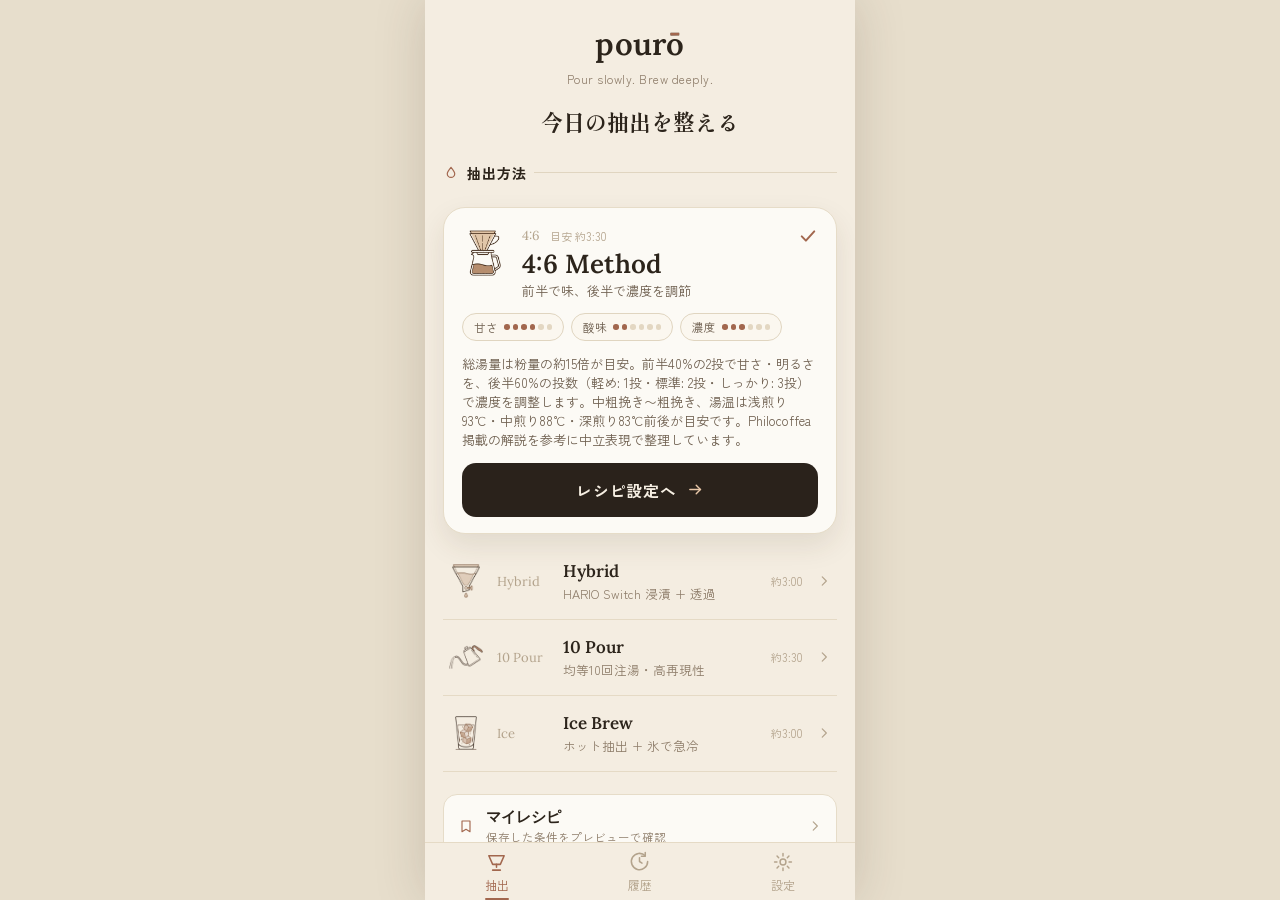
<file: index.html>
<!DOCTYPE html>
<html lang="ja">
<head>
  <meta charset="UTF-8">
  <meta name="viewport" content="width=device-width, initial-scale=1.0, viewport-fit=cover">
  <meta name="mobile-web-app-capable" content="yes">
  <meta name="apple-mobile-web-app-capable" content="yes">
  <meta name="apple-mobile-web-app-status-bar-style" content="default">
  <meta name="theme-color" content="#8C5535">
  <title>Pourō</title>
  <link rel="manifest" href="manifest.webmanifest">
  <link rel="apple-touch-icon" href="assets/app-icon.png">
  <link rel="preconnect" href="https://fonts.googleapis.com">
  <link rel="preconnect" href="https://fonts.gstatic.com" crossorigin>
  <link href="https://fonts.googleapis.com/css2?family=Lora:wght@400;500;600;700&family=Shippori+Mincho:wght@500;600;700&family=Zen+Kaku+Gothic+New:wght@400;500;700&display=swap" rel="stylesheet">
  <link rel="stylesheet" href="styles.css">
</head>
<body>

<div id="app-outer">
<div id="app">

  <!-- ═══════════════════════════════════════════════════════════════════════
       01  BREW HOME
       ═══════════════════════════════════════════════════════════════════════ -->
  <div id="screen-home" class="screen active">
    <div class="screen-scroll" data-scroll style="padding: 26px 18px 24px;">

      <div style="text-align:center;">
        <div class="logo-wordmark" role="img" aria-label="pourō">pour<span class="logo-o">ō<span class="logo-macron" aria-hidden="true">ō</span></span></div>
        <div style="margin-top:8px;font-size:12px;letter-spacing:0.04em;color:var(--color-text-muted);">Pour slowly. Brew deeply.</div>
        <div style="margin-top:18px;font-family:var(--font-mincho);font-weight:700;font-size:22px;color:var(--color-text);">今日の抽出を整える</div>
      </div>

      <div class="section-divider" style="margin-top:26px;">
        <svg width="16" height="16" viewBox="0 0 24 24" fill="none" stroke="var(--color-accent)" stroke-width="1.8" stroke-linecap="round" stroke-linejoin="round"><path d="M12 3.5c3.3 4 5.6 6.9 5.6 9.5a5.6 5.6 0 1 1-11.2 0c0-2.6 2.3-5.5 5.6-9.5Z"/></svg>
        <span class="section-divider-label">抽出方法</span>
        <span class="section-divider-line"></span>
      </div>

      <!-- Method list — rendered by JS -->
      <div id="method-list" style="margin-top:14px;display:flex;flex-direction:column;"></div>

      <!-- My Recipes entry (PR-012D) — quiet, secondary. Opens the saved-setup
           list; intentionally placed below and visually lighter than the method
           choice so it never competes with method selection. -->
      <button class="home-myrecipes-entry" id="btn-open-my-recipes">
        <svg width="16" height="16" viewBox="0 0 24 24" fill="none" stroke="var(--color-accent)" stroke-width="1.7" stroke-linecap="round" stroke-linejoin="round"><path d="M6 4.5h12v16l-6-3.5-6 3.5Z"/></svg>
        <span class="home-myrecipes-entry-text">
          <span class="home-myrecipes-entry-name">マイレシピ</span>
          <span class="home-myrecipes-entry-sub">保存した条件をプレビューで確認</span>
        </span>
        <svg width="14" height="14" viewBox="0 0 24 24" fill="none" stroke="var(--color-text-faint)" stroke-width="2" stroke-linecap="round" stroke-linejoin="round"><path d="M9 5l7 7-7 7"/></svg>
      </button>

    </div>
  </div><!-- /screen-home -->


  <!-- ═══════════════════════════════════════════════════════════════════════
       02  RECIPE SETUP
       ═══════════════════════════════════════════════════════════════════════ -->
  <div id="screen-setup" class="screen">
    <div class="screen-header">
      <button class="btn-back" id="btn-setup-back" aria-label="戻る">
        <svg width="18" height="18" viewBox="0 0 24 24" fill="none" stroke="var(--color-text)" stroke-width="1.8" stroke-linecap="round" stroke-linejoin="round"><path d="M19 12H5"/><path d="M11 6l-6 6 6 6"/></svg>
      </button>
      <div class="screen-header-title">レシピ設定</div>
      <span></span>
    </div>

    <div class="screen-scroll" data-scroll style="padding:8px 18px 8px;">
      <!-- Method header -->
      <div style="display:flex;align-items:center;justify-content:center;gap:12px;padding:6px 0 14px;">
        <span id="setup-method-icon" style="display:inline-flex;color:var(--color-accent);"></span>
        <span>
          <span id="setup-method-name" style="display:block;font-family:var(--font-serif);font-weight:600;font-size:24px;color:var(--color-text);line-height:1.15;"></span>
          <span id="setup-method-sub"  style="display:block;font-size:12.5px;color:var(--color-text-muted);margin-top:1px;"></span>
        </span>
      </div>

      <div style="display:flex;flex-direction:column;gap:12px;">

        <!-- Dose card -->
        <div class="card">
          <div style="display:flex;align-items:center;gap:7px;">
            <svg width="15" height="15" viewBox="0 0 24 24" fill="none" stroke="var(--color-accent)" stroke-width="1.7" stroke-linecap="round"><circle cx="12" cy="12" r="7.5"/><path d="M12 4.5c-3.2 4.4-3.2 10.6 0 15"/></svg>
            <span style="font-size:13px;font-weight:700;color:var(--color-text);">コーヒー量</span>
          </div>
          <div class="spinner-wrap">
            <button class="btn-spinner" id="btn-dose-dec" aria-label="減らす">
              <svg width="16" height="16" viewBox="0 0 24 24" fill="none" stroke="var(--color-text-muted)" stroke-width="2" stroke-linecap="round"><path d="M5 12h14"/></svg>
            </button>
            <span class="spinner-value">
              <button type="button" class="dose-display-btn" id="btn-dose-edit" aria-label="コーヒー量を入力">
                <span class="spinner-num" id="dose-display">20</span><span class="spinner-unit">g</span>
              </button>
              <span class="dose-input-wrap hidden" id="dose-input-wrap">
                <input id="dose-input" class="dose-input" type="text" inputmode="numeric" pattern="[0-9]*" autocomplete="off" enterkeyhint="done" maxlength="4" aria-label="コーヒー量を入力">
                <span class="spinner-unit">g</span>
              </span>
              <span class="dose-edit-hint" id="dose-edit-hint">タップして編集</span>
            </span>
            <button class="btn-spinner" id="btn-dose-inc" aria-label="増やす">
              <svg width="16" height="16" viewBox="0 0 24 24" fill="none" stroke="var(--color-text-muted)" stroke-width="2" stroke-linecap="round"><path d="M12 5v14"/><path d="M5 12h14"/></svg>
            </button>
          </div>
        </div>

        <!-- Ratio card -->
        <div class="card" id="ratio-card">
          <div style="display:flex;align-items:center;gap:7px;">
            <svg width="15" height="15" viewBox="0 0 24 24" fill="none" stroke="var(--color-accent)" stroke-width="1.6" stroke-linecap="round" stroke-linejoin="round"><path d="M12 4.5v14.5"/><path d="M8 19h8"/><path d="M4.5 7.5h15"/><path d="M4.5 7.5l-2 5a2.7 2.7 0 0 0 4 0Z"/><path d="M19.5 7.5l-2 5a2.7 2.7 0 0 0 4 0Z"/></svg>
            <span style="font-size:13px;font-weight:700;color:var(--color-text);">比率</span>
            <span style="flex:1;"></span>
            <button id="btn-custom-ratio" style="border:none;background:none;font-size:12px;padding:4px 2px;color:var(--color-text-muted);">カスタム</button>
          </div>
          <div class="chip-grid-3" id="ratio-chips">
            <button class="chip-btn chip-ratio inactive" data-ratio="14">1:14</button>
            <button class="chip-btn chip-ratio active"   data-ratio="15">1:15</button>
            <button class="chip-btn chip-ratio inactive" data-ratio="16">1:16</button>
          </div>
          <div id="custom-ratio-row" class="hidden" style="display:flex;align-items:center;justify-content:center;gap:18px;margin-top:12px;border-top:1px dashed var(--color-border);padding-top:12px;">
            <button class="btn-spinner" style="width:40px;height:40px;" id="btn-ratio-dec" aria-label="減らす">
              <svg width="14" height="14" viewBox="0 0 24 24" fill="none" stroke="var(--color-text-muted)" stroke-width="2" stroke-linecap="round"><path d="M5 12h14"/></svg>
            </button>
            <span id="custom-ratio-display" style="font-family:var(--font-serif);font-weight:600;font-size:24px;color:var(--color-accent-dark);min-width:76px;text-align:center;">1:15</span>
            <button class="btn-spinner" style="width:40px;height:40px;" id="btn-ratio-inc" aria-label="増やす">
              <svg width="14" height="14" viewBox="0 0 24 24" fill="none" stroke="var(--color-text-muted)" stroke-width="2" stroke-linecap="round"><path d="M12 5v14"/><path d="M5 12h14"/></svg>
            </button>
          </div>
        </div>

        <!-- 4:6 Flavor card -->
        <div class="card" id="flavor-card" style="display:none;">
          <div style="display:flex;align-items:center;gap:7px;">
            <svg width="15" height="15" viewBox="0 0 24 24" fill="none" stroke="var(--color-accent)" stroke-width="1.6" stroke-linecap="round" stroke-linejoin="round"><path d="M4.5 8.5h12v5.5a6 6 0 0 1-12 0Z"/><path d="M16.5 9.5h2.2a2.6 2.6 0 0 1 0 5.2h-2.4"/></svg>
            <span style="font-size:13px;font-weight:700;color:var(--color-text);">味の方向</span>
            <span style="flex:1;"></span>
            <span style="font-size:11px;color:var(--color-text-faint);white-space:nowrap;">前半の2投に反映</span>
          </div>
          <div class="chip-grid-3" id="flavor-chips">
            <button class="chip-btn inactive" data-flavor="sweet">甘め</button>
            <button class="chip-btn active"   data-flavor="balanced">バランス</button>
            <button class="chip-btn inactive" data-flavor="bright">明るめ</button>
          </div>
        </div>

        <!-- 4:6 Strength card -->
        <div class="card" id="strength-card" style="display:none;">
          <div style="display:flex;align-items:center;gap:7px;">
            <svg width="15" height="15" viewBox="0 0 24 24" fill="none" stroke="var(--color-accent)" stroke-width="1.6" stroke-linecap="round"><circle cx="12" cy="12" r="8" stroke-dasharray="2.4 3.4"/><circle cx="12" cy="12" r="2.4" fill="var(--color-accent)" stroke="none"/></svg>
            <span style="font-size:13px;font-weight:700;color:var(--color-text);">濃度</span>
            <span style="flex:1;"></span>
            <span style="font-size:11px;color:var(--color-text-faint);white-space:nowrap;">後半投数の濃度設計に反映</span>
          </div>
          <div class="chip-grid-3" id="strength-chips">
            <button class="chip-btn inactive" data-strength="light">軽め</button>
            <button class="chip-btn active"   data-strength="standard">標準</button>
            <button class="chip-btn inactive" data-strength="strong">しっかり</button>
          </div>
        </div>

        <!-- Hybrid Switch card -->
        <!-- Vocabulary: OPEN = percolation (water drains) / CLOSED = immersion (water held).
             Times follow the production RecipeEngine steps — do not "fix" them to the artifact. -->
        <div class="card" id="hybrid-card" style="display:none;">
          <div style="display:flex;align-items:center;gap:7px;">
            <svg width="15" height="15" viewBox="0 0 24 24" fill="none" stroke="var(--color-accent)" stroke-width="1.6" stroke-linecap="round" stroke-linejoin="round"><path d="M4.5 4.5h15l-3.8 8h-7.4Z"/><path d="M12 12.5v2.5"/><circle cx="12" cy="17.5" r="1.8"/><path d="M12 19.3V21"/></svg>
            <span style="font-size:13px;font-weight:700;color:var(--color-text);">Switch の開閉</span>
            <span style="flex:1;"></span>
            <span style="font-size:11px;color:var(--color-text-faint);white-space:nowrap;">HARIO Switch 系を想定</span>
          </div>
          <div style="margin-top:10px;display:flex;flex-direction:column;">
            <div style="display:flex;align-items:center;gap:10px;padding:9px 0;border-bottom:1px solid #F0E8D8;">
              <span style="font-family:var(--font-serif);font-size:14px;color:var(--color-text-muted);width:38px;">0:00</span>
              <span style="font-size:13px;color:var(--color-text);flex:1;">第1投（湯が落ちる）</span>
              <span class="step-switch-chip step-switch-open" style="font-size:10.5px;padding:3.5px 9px;margin-right:0;">OPEN</span>
            </div>
            <div style="display:flex;align-items:center;gap:10px;padding:9px 0;border-bottom:1px solid #F0E8D8;">
              <span style="font-family:var(--font-serif);font-size:14px;color:var(--color-text-muted);width:38px;">0:30</span>
              <span style="font-size:13px;color:var(--color-text);flex:1;">第2投 ─ 注ぎ終えたらスイッチを閉じる</span>
              <span class="step-switch-chip step-switch-open" style="font-size:10.5px;padding:3.5px 9px;margin-right:0;">OPEN</span>
            </div>
            <div style="display:flex;align-items:center;gap:10px;padding:9px 0;border-bottom:1px solid #F0E8D8;">
              <span style="font-family:var(--font-serif);font-size:14px;color:var(--color-text-muted);width:38px;">1:15</span>
              <span style="font-size:13px;color:var(--color-text);flex:1;">第3投（浸漬・湯を溜めたまま）</span>
              <span class="step-switch-chip step-switch-closed" style="font-size:10.5px;padding:3.5px 9px;margin-right:0;">CLOSED</span>
            </div>
            <div style="display:flex;align-items:center;gap:10px;padding:9px 0;">
              <span style="font-family:var(--font-serif);font-size:14px;color:var(--color-text-muted);width:38px;">1:45</span>
              <span style="font-size:13px;color:var(--color-text);flex:1;">Switch OPEN → 落とし切り（目安 3:00）</span>
              <span class="step-switch-chip step-switch-open" style="font-size:10.5px;padding:3.5px 9px;margin-right:0;">OPEN</span>
            </div>
          </div>
          <div style="margin-top:10px;font-size:12px;color:var(--color-text-muted);line-height:1.7;">OPEN は湯が落ちる状態（透過）、CLOSED は湯を溜める状態（浸漬）です。</div>
        </div>

        <!-- 10-pour rhythm card -->
        <div class="card" id="neo-card" style="display:none;">
          <div style="display:flex;align-items:center;gap:7px;">
            <svg width="15" height="15" viewBox="0 0 24 24" fill="none" stroke="var(--color-accent)" stroke-width="1.8" stroke-linecap="round" stroke-linejoin="round"><path d="M7 3.5h10"/><path d="M7 20.5h10"/><path d="M8 3.5c0 7 8 7 8 17"/><path d="M16 3.5c0 7-8 7-8 17"/></svg>
            <span style="font-size:13px;font-weight:700;color:var(--color-text);">10回注湯リズム</span>
          </div>
          <div style="margin-top:12px;display:flex;gap:6px;flex-wrap:wrap;">
            <div style="display:flex;flex-direction:column;align-items:center;gap:4px;">
              <div style="background:var(--color-accent);color:#fff;font-family:var(--font-serif);font-size:11px;font-weight:700;padding:6px 10px;border-radius:var(--radius-sm);width:52px;text-align:center;">第1投</div>
              <div style="font-size:10.5px;color:var(--color-text-muted);">0:00</div>
              <div style="font-size:10px;color:var(--color-text-faint);">30s待機</div>
            </div>
            <div style="display:flex;align-items:center;padding-bottom:14px;">
              <svg width="14" height="14" viewBox="0 0 24 24" fill="none" stroke="var(--color-text-faint)" stroke-width="1.5"><path d="M5 12h14"/><path d="M13 6l6 6-6 6"/></svg>
            </div>
            <div style="display:flex;flex-direction:column;align-items:center;gap:4px;">
              <div style="background:var(--color-surface-raised);border:1px solid var(--color-border-card);font-family:var(--font-serif);font-size:11px;font-weight:600;padding:6px 10px;border-radius:var(--radius-sm);width:52px;text-align:center;color:var(--color-text);">第2〜10</div>
              <div style="font-size:10.5px;color:var(--color-text-muted);">+0:30</div>
              <div style="font-size:10px;color:var(--color-text-faint);">15s待機</div>
            </div>
          </div>
          <div style="margin-top:10px;font-size:12px;color:var(--color-text-mid);line-height:1.6;">第1投のみ30秒待機、第2投以降は15秒間隔で均等に注湯します。</div>
        </div>

        <!-- Ice Brew hot/ice card — Ice Brew uses a fixed formula (hot = dose×7.5,
             ice = dose×4), so the ratio card is hidden and this card leads. -->
        <div class="card" id="ice-card" style="display:none;">
          <div style="display:flex;align-items:center;gap:7px;">
            <svg width="15" height="15" viewBox="0 0 24 24" fill="none" stroke="var(--color-accent)" stroke-width="1.6" stroke-linecap="round" stroke-linejoin="round"><path d="M6.5 3.5h11l-1.5 17h-8Z"/><path d="M9 9.5h6.8"/></svg>
            <span style="font-size:13px;font-weight:700;color:var(--color-text);">湯と氷</span>
            <span style="flex:1;"></span>
            <span style="font-size:11px;color:var(--color-text-faint);white-space:nowrap;">分けて管理</span>
          </div>
          <div style="margin-top:12px;display:grid;grid-template-columns:1fr 1fr;gap:10px;">
            <span style="border:1px solid var(--color-border-card);background:var(--color-btn-light-bg);border-radius:var(--radius-md);padding:12px 8px;text-align:center;">
              <span style="display:block;font-size:11px;letter-spacing:0.08em;color:var(--color-text-muted);">HOT（注湯）</span>
              <span style="display:block;margin-top:3px;"><span style="font-family:var(--font-serif);font-weight:600;font-size:26px;color:var(--color-text);" id="ice-hot-display">150</span><span style="font-family:var(--font-serif);font-size:13px;color:var(--color-text-muted);">g</span></span>
            </span>
            <span style="border:1px solid var(--color-border-ice);background:var(--color-surface-ice);border-radius:var(--radius-md);padding:12px 8px;text-align:center;">
              <span style="display:block;font-size:11px;letter-spacing:0.08em;color:var(--color-text-ice);">ICE（サーバー）</span>
              <span style="display:block;margin-top:3px;"><span style="font-family:var(--font-serif);font-weight:600;font-size:26px;color:var(--color-text);" id="ice-ice-display">80</span><span style="font-family:var(--font-serif);font-size:13px;color:var(--color-text-ice);">g</span></span>
            </span>
          </div>
          <div style="margin-top:11px;font-size:12px;color:var(--color-text-muted);line-height:1.7;">HOT は抽出に使うお湯、ICE はサーバーに先に入れる氷です。タイマーの累計は注いだ湯量のみを表示し、氷は含めません。</div>
        </div>

        <!-- Recipe summary -->
        <div class="card" id="setup-summary-card">
          <div style="display:flex;align-items:center;gap:7px;margin-bottom:2px;">
            <svg width="15" height="15" viewBox="0 0 24 24" fill="none" stroke="var(--color-accent)" stroke-width="1.6" stroke-linecap="round" stroke-linejoin="round"><rect x="5" y="3.5" width="14" height="17" rx="2.5"/><path d="M9 8.5h6"/><path d="M9 12.5h6"/><path d="M9 16.5h3.5"/></svg>
            <span style="font-size:13px;font-weight:700;color:var(--color-text);">レシピ概要</span>
          </div>
          <div class="summary-grid" id="setup-summary-grid">
            <!-- rendered by JS -->
          </div>
        </div>

        <!-- Contextual POINT (PR-011R3A) — rendered/hidden by JS -->
        <div class="ctx-tip-card hidden" id="setup-tips"></div>

      </div><!-- /flex-col gap-12 -->

      <div style="height:8px;"></div>
    </div><!-- /scroll -->

    <div class="cta-bar">
      <button class="btn-primary" id="btn-go-preview">
        レシピを確認
        <svg width="17" height="17" viewBox="0 0 24 24" fill="none" stroke="var(--color-cta-accent-txt)" stroke-width="2" stroke-linecap="round" stroke-linejoin="round"><path d="M4 12h15"/><path d="M13 6l6 6-6 6"/></svg>
      </button>
    </div>
  </div><!-- /screen-setup -->


  <!-- ═══════════════════════════════════════════════════════════════════════
       03  PREVIEW  (+ Rebrew state)
       ═══════════════════════════════════════════════════════════════════════ -->
  <div id="screen-preview" class="screen">
    <div class="screen-header">
      <button class="btn-back" id="btn-preview-back" aria-label="戻る">
        <svg width="18" height="18" viewBox="0 0 24 24" fill="none" stroke="var(--color-text)" stroke-width="1.8" stroke-linecap="round" stroke-linejoin="round"><path d="M19 12H5"/><path d="M11 6l-6 6 6 6"/></svg>
      </button>
      <div class="screen-header-title">プレビュー</div>
      <span></span>
    </div>

    <div class="screen-scroll" data-scroll style="padding:6px 18px 8px;">

      <!-- Rebrew pill (hidden unless rebrewing) -->
      <div id="rebrew-banner" class="rebrew-pill-wrap hidden">
        <span class="rebrew-pill">
          <svg width="13" height="13" viewBox="0 0 24 24" fill="none" stroke="#8C5535" stroke-width="1.8" stroke-linecap="round" stroke-linejoin="round"><path d="M20 11a8 8 0 1 0-2.3 6.3"/><path d="M20 5v6h-6"/></svg>
          <span id="rebrew-banner-text">履歴から再現</span>
        </span>
      </div>

      <!-- Previous adjustment note (shown only when the rebrew source has a nextNote) -->
      <div id="rebrew-next-note-card" class="hidden" style="background:var(--color-next-note-bg);border:1px solid var(--color-next-note-border);border-radius:var(--radius-md);padding:11px 14px;margin-bottom:12px;">
        <span style="display:inline-flex;align-items:center;gap:6px;font-size:11.5px;font-weight:700;color:var(--color-accent-dark);">
          <svg width="12" height="12" viewBox="0 0 24 24" fill="none" stroke="var(--color-accent-dark)" stroke-width="1.7" stroke-linecap="round" stroke-linejoin="round"><circle cx="12" cy="12" r="8.5"/><path d="M12 3.5v5"/><path d="M12 12l4.5 2.5"/></svg>
          前回の調整
        </span>
        <div id="rebrew-next-note-text" style="font-size:12.5px;color:#5E4630;margin-top:5px;line-height:1.6;"></div>
      </div>

      <!-- Method header -->
      <div style="display:flex;align-items:center;gap:12px;padding:4px 0 14px;">
        <span id="preview-method-icon" style="display:inline-flex;color:var(--color-accent);"></span>
        <span>
          <span id="preview-method-name" style="display:block;font-family:var(--font-serif);font-weight:600;font-size:22px;color:var(--color-text);line-height:1.15;"></span>
          <span id="preview-method-sub"  style="display:block;font-size:12px;color:var(--color-text-muted);margin-top:1px;"></span>
        </span>
      </div>

      <!-- Recipe summary -->
      <div class="card card-xl" style="padding:14px 10px 15px;">
        <div style="display:flex;align-items:center;gap:7px;padding:0 6px 0;">
          <svg width="15" height="15" viewBox="0 0 24 24" fill="none" stroke="var(--color-accent)" stroke-width="1.6" stroke-linecap="round" stroke-linejoin="round"><rect x="5" y="3.5" width="14" height="17" rx="2.5"/><path d="M9 8.5h6"/><path d="M9 12.5h6"/><path d="M9 16.5h3.5"/></svg>
          <span style="font-size:13px;font-weight:700;color:var(--color-text);">レシピ</span>
          <span id="preview-flavor-chips" style="flex:1;display:flex;justify-content:flex-end;gap:5px;padding-right:4px;"></span>
        </div>
        <div class="summary-grid" id="preview-summary-grid"></div>
      </div>

      <!-- Extraction steps -->
      <div class="card" style="margin-top:12px;padding:14px 16px 13px;">
        <div style="display:flex;align-items:center;gap:7px;">
          <svg width="15" height="15" viewBox="0 0 24 24" fill="none" stroke="var(--color-accent)" stroke-width="1.8" stroke-linecap="round" stroke-linejoin="round"><path d="M12 3.5c3.3 4 5.6 6.9 5.6 9.5a5.6 5.6 0 1 1-11.2 0c0-2.6 2.3-5.5 5.6-9.5Z"/></svg>
          <span style="font-size:13px;font-weight:700;color:var(--color-text);">抽出ステップ</span>
          <span style="flex:1;"></span>
          <span id="preview-draw-label" style="font-size:11px;color:var(--color-text-faint);"></span>
        </div>
        <div class="steps-list" id="preview-steps-list"></div>
      </div>

      <!-- Pre-brew checklist -->
      <div class="card" style="margin-top:12px;padding:13px 16px 14px;">
        <div style="display:flex;align-items:center;gap:7px;margin-bottom:10px;">
          <svg width="15" height="15" viewBox="0 0 24 24" fill="none" stroke="var(--color-accent)" stroke-width="1.6" stroke-linecap="round" stroke-linejoin="round"><path d="M4.5 12.5l5 5 10-11"/></svg>
          <span style="font-size:13px;font-weight:700;color:var(--color-text);">準備チェック</span>
        </div>
        <div class="checklist" id="preview-checklist"></div>
      </div>

      <!-- Contextual TIPS (PR-011R3A) — rendered/hidden by JS -->
      <div class="ctx-tip-card ctx-tip-card--preview hidden" id="preview-tips"></div>

      <!-- Method Detail entry (PR-011R3D) — secondary, explanatory; opens the
           Method Detail screen for the currently selected method. -->
      <button class="btn-method-detail" id="btn-method-detail">
        <svg width="15" height="15" viewBox="0 0 24 24" fill="none" stroke="var(--color-accent)" stroke-width="1.7" stroke-linecap="round" stroke-linejoin="round"><circle cx="12" cy="12" r="8.5"/><path d="M12 11v5"/><circle cx="12" cy="7.8" r="0.6" fill="var(--color-accent)"/></svg>
        <span>メソッド詳細</span>
        <svg width="14" height="14" viewBox="0 0 24 24" fill="none" stroke="var(--color-text-faint)" stroke-width="2" stroke-linecap="round" stroke-linejoin="round"><path d="M9 5l7 7-7 7"/></svg>
      </button>

      <!-- Save as My Recipe (PR-012C) — secondary, quiet. Saves the previewed
           setup parameters only (method + dose/ratio/flavor/strength); never
           stores steps/timing, starts the brew, or writes History. The list /
           select-recipe routes are intentionally out of scope until later PRs. -->
      <div class="card my-recipe-save" style="margin-top:12px;padding:13px 16px 14px;">
        <div style="display:flex;align-items:center;gap:7px;margin-bottom:9px;">
          <svg width="15" height="15" viewBox="0 0 24 24" fill="none" stroke="var(--color-accent)" stroke-width="1.6" stroke-linecap="round" stroke-linejoin="round"><path d="M5 4.5h11l3 3v12a0 0 0 0 1 0 0H5a0 0 0 0 1 0 0Z"/><path d="M8 4.5v5h7"/><path d="M8 19v-6h8v6"/></svg>
          <span style="font-size:13px;font-weight:700;color:var(--color-text);">マイレシピに保存</span>
        </div>
        <div class="my-recipe-save-row">
          <input type="text" id="my-recipe-name-input" class="my-recipe-name-input" maxlength="40" placeholder="レシピ名" autocomplete="off" />
          <button type="button" class="btn-save-my-recipe" id="btn-save-my-recipe">保存</button>
        </div>
        <div id="my-recipe-save-feedback" class="my-recipe-feedback" role="status" aria-live="polite"></div>
      </div>

      <div style="height:8px;"></div>
    </div>

    <div class="cta-bar">
      <button class="btn-primary" id="btn-start-brew">
        抽出を開始
        <svg width="17" height="17" viewBox="0 0 24 24" fill="none" stroke="var(--color-cta-accent-txt)" stroke-width="2" stroke-linecap="round" stroke-linejoin="round"><path d="M4 12h15"/><path d="M13 6l6 6-6 6"/></svg>
      </button>
    </div>
  </div><!-- /screen-preview -->


  <!-- ═══════════════════════════════════════════════════════════════════════
       03b  METHOD DETAIL  (PR-011R3D)
       Secondary, explanatory surface reachable from Preview only.
       Reads no History/localStorage; never drives the brew.
       ═══════════════════════════════════════════════════════════════════════ -->
  <div id="screen-methoddetail" class="screen">
    <div class="screen-header">
      <button class="btn-back" id="btn-methoddetail-back" aria-label="プレビューに戻る">
        <svg width="18" height="18" viewBox="0 0 24 24" fill="none" stroke="var(--color-text)" stroke-width="1.8" stroke-linecap="round" stroke-linejoin="round"><path d="M19 12H5"/><path d="M11 6l-6 6 6 6"/></svg>
      </button>
      <div>
        <div class="screen-header-title">メソッド詳細</div>
        <span class="screen-header-sub" id="methoddetail-sub"></span>
      </div>
      <span></span>
    </div>

    <div class="screen-scroll" data-scroll style="padding:10px 18px 8px;">
      <!-- Method header -->
      <div class="card" style="display:flex;align-items:center;gap:13px;margin-bottom:12px;">
        <span id="methoddetail-icon" style="display:inline-flex;color:var(--color-accent);"></span>
        <span style="flex:1;min-width:0;">
          <span id="methoddetail-name" style="display:block;font-family:var(--font-serif);font-weight:600;font-size:21px;color:var(--color-text);line-height:1.15;"></span>
          <span id="methoddetail-name-sub" style="display:block;font-size:11.5px;color:var(--color-text-muted);margin-top:2px;"></span>
        </span>
      </div>

      <!-- Sections rendered by JS -->
      <div id="methoddetail-body" style="display:flex;flex-direction:column;gap:12px;"></div>

      <div style="height:8px;"></div>
    </div>

    <div class="cta-bar">
      <button class="btn-primary btn-primary-dark" id="btn-methoddetail-to-preview">
        <svg width="17" height="17" viewBox="0 0 24 24" fill="none" stroke="var(--color-cta-text)" stroke-width="2" stroke-linecap="round" stroke-linejoin="round"><path d="M19 12H5"/><path d="M11 6l-6 6 6 6"/></svg>
        プレビューに戻る
      </button>
    </div>
  </div><!-- /screen-methoddetail -->


  <!-- ═══════════════════════════════════════════════════════════════════════
       03c  MY RECIPES  (PR-012D)
       Read-only list of saved setup presets. Selecting one restores the setup
       parameters and routes to Preview (never the Timer). No rename/delete/edit
       here; never writes localStorage or History.
       ═══════════════════════════════════════════════════════════════════════ -->
  <div id="screen-myrecipes" class="screen">
    <div class="screen-header">
      <button class="btn-back" id="btn-myrecipes-back" aria-label="ホームに戻る">
        <svg width="18" height="18" viewBox="0 0 24 24" fill="none" stroke="var(--color-text)" stroke-width="1.8" stroke-linecap="round" stroke-linejoin="round"><path d="M19 12H5"/><path d="M11 6l-6 6 6 6"/></svg>
      </button>
      <div class="screen-header-title">マイレシピ</div>
      <span></span>
    </div>

    <div class="screen-scroll" data-scroll style="padding:10px 18px 8px;">
      <!-- Rename/delete result feedback (PR-012E) — polite live region -->
      <div id="my-recipes-feedback" class="my-recipe-feedback" role="status" aria-live="polite"></div>

      <!-- Saved recipes — rendered by JS -->
      <div id="my-recipes-list" style="margin-top:4px;display:flex;flex-direction:column;gap:10px;"></div>

      <!-- Empty state -->
      <div id="my-recipes-empty" class="hidden" style="text-align:center;padding:64px 20px 40px;color:var(--color-text-faint);">
        <svg width="46" height="46" viewBox="0 0 24 24" fill="none" stroke="var(--color-text-faint)" stroke-width="1.4" stroke-linecap="round" stroke-linejoin="round" style="margin:0 auto;display:block;"><path d="M6 4.5h12v16l-6-3.5-6 3.5Z"/></svg>
        <div style="font-family:var(--font-mincho);font-size:16px;color:var(--color-text-muted);margin-top:14px;">まだマイレシピはありません</div>
        <div style="font-size:12.5px;margin-top:6px;line-height:1.6;">Previewで現在の条件を保存すると、<br>ここに表示されます。</div>
        <button class="my-recipe-empty-home" id="btn-myrecipes-empty-home">ホームに戻る</button>
      </div>

      <div style="height:8px;"></div>
    </div>
  </div><!-- /screen-myrecipes -->


  <!-- ═══════════════════════════════════════════════════════════════════════
       04  ACTIVE BREW
       ═══════════════════════════════════════════════════════════════════════ -->
  <div id="screen-brew" class="screen">
    <div class="screen-scroll" data-scroll style="padding:16px 18px calc(12px + var(--safe-bottom));display:flex;flex-direction:column;">

      <!-- Method + step header -->
      <div style="display:flex;align-items:center;gap:11px;">
        <span id="brew-method-icon" style="display:inline-flex;color:var(--color-accent);"></span>
        <span style="flex:1;min-width:0;">
          <span id="brew-method-name" style="display:block;font-family:var(--font-serif);font-weight:600;font-size:18px;color:var(--color-text);line-height:1.15;"></span>
          <span id="brew-method-sub"  style="display:block;font-size:11.5px;color:var(--color-text-muted);"></span>
        </span>
        <span style="text-align:right;white-space:nowrap;">
          <span id="brew-step-big"   style="font-family:var(--font-serif);font-weight:600;font-size:21px;color:var(--color-accent);"></span>
          <span id="brew-step-small" style="font-size:12.5px;color:var(--color-text-muted);"></span>
        </span>
      </div>

      <!-- Generic Timer context row: Hybrid Switch state, or Ice HOT/ICE reminder.
           Hidden for 4:6 / NEO (Standard Timer). Not a Switch-only row. -->
      <div id="brew-context-row" class="hidden" style="display:flex;align-items:center;justify-content:center;gap:10px;margin-top:10px;">
        <span id="brew-context-chip" class="brew-context-chip" style="font-size:10px;font-weight:700;letter-spacing:0.08em;padding:4px 12px;border-radius:var(--radius-pill);"></span>
        <span id="brew-context-desc" style="font-size:12px;color:var(--color-text-muted);"></span>
      </div>

      <!-- State chip (PAUSED etc.) -->
      <div id="brew-chip-wrap" class="hidden" style="display:flex;justify-content:center;margin-top:12px;">
        <span id="brew-chip" style="display:inline-flex;align-items:center;gap:8px;font-family:var(--font-serif);font-weight:600;font-size:13px;letter-spacing:0.06em;padding:7px 16px;border-radius:var(--radius-pill);white-space:nowrap;border:1px solid var(--color-border-input);background:var(--color-surface-raised);color:var(--color-text-muted);">PAUSED</span>
      </div>

      <!-- HERO: Target Total (scale goal — the single number the user matches on the
           scale). This is the king of the Timer hierarchy (PR-013A §5); nothing below
           may rival its size or colour weight. -->
      <div id="brew-pour-card" class="card brew-hero" style="box-shadow:var(--shadow-brew);">
        <div class="brew-hero-top">
          <span class="brew-hero-label"><span class="brew-cum-icon" id="brew-cum-icon"></span><span id="brew-cum-label">スケール目標</span></span>
          <span class="brew-elapsed" aria-label="経過時間">
            <svg class="brew-mini-ring" viewBox="0 0 252 252" aria-hidden="true">
              <circle cx="126" cy="126" r="112" fill="none" stroke="var(--color-border-card)" stroke-width="10"/>
              <circle id="brew-arc" cx="126" cy="126" r="112" fill="none" stroke="var(--color-accent-warm)" stroke-width="10" stroke-linecap="round" stroke-dasharray="0 703.7" transform="rotate(-90 126 126)"/>
            </svg>
            <span class="brew-elapsed-cap">経過</span>
            <span class="brew-elapsed-time" id="brew-time-display">0:00</span>
          </span>
        </div>
        <div class="brew-hero-total">
          <span id="brew-cum-amt" class="brew-hero-num">180</span><span class="brew-hero-unit">g</span>
        </div>
        <div class="brew-hero-instruction" id="brew-target-instruction">180g まで注ぐ</div>

        <!-- Target Total gauge: 0 → final scale target, current cumulative filled. -->
        <div class="brew-gauge" aria-hidden="true">
          <span id="brew-gauge-fill" class="brew-gauge-fill"></span>
        </div>
      </div>

      <!-- Draw-down card (shown during drawdown phase, replacing the hero) -->
      <div id="brew-draw-card" class="card hidden" style="text-align:center;box-shadow:var(--shadow-brew);">
        <div id="brew-draw-title" style="display:flex;align-items:center;justify-content:center;gap:8px;font-family:var(--font-mincho);font-weight:600;font-size:26px;color:var(--color-text);"></div>
        <div id="brew-draw-sub"   style="font-size:13px;color:var(--color-text-muted);margin-top:6px;"></div>
      </div>

      <!-- COUNTDOWN row (rank 2, subordinate): thin ring + timing cue for the current
           step, with This Pour (+Ng) on the right. Signals only — never auto-advances. -->
      <div id="brew-countdown-row" class="brew-cd">
        <span class="brew-cd-ring-wrap" aria-hidden="true">
          <svg class="brew-cd-ring" viewBox="0 0 36 36">
            <circle class="brew-cd-ring-bg" cx="18" cy="18" r="15"/>
            <circle id="brew-cd-arc" class="brew-cd-ring-fg" cx="18" cy="18" r="15" stroke-dasharray="94.25 94.25" transform="rotate(-90 18 18)"/>
          </svg>
          <span class="brew-cd-drop" id="brew-cd-drop"></span>
        </span>
        <span class="brew-cd-main">
          <span class="brew-cd-label" id="brew-cd-label">次の注湯まで</span>
          <span class="brew-cd-secs" aria-label="次までの目安"><span id="brew-cd-secs">8</span><span class="brew-cd-unit">s</span></span>
        </span>
        <span class="brew-cd-pour">
          <span class="brew-cd-pour-label" id="brew-pour-label">この投</span>
          <span class="brew-cd-pour-val"><span id="brew-pour-amt">+60</span><span class="brew-cd-pour-unit">g</span></span>
        </span>
      </div>

      <!-- SEQUENCE bar (rank 3–5): windowed Previous / Current / Next / Later rows with
           a progress line synced to the Countdown ring. Rendered by app.js. -->
      <div class="brew-seq" id="brew-seq"></div>

      <!-- Controls -->
      <div class="brew-controls">
        <span class="brew-ctrl-col">
          <button class="btn-ctrl-sm" id="btn-brew-back" aria-label="戻る">
            <svg width="20" height="20" viewBox="0 0 24 24" fill="none" stroke="var(--color-text-muted)" stroke-width="1.8" stroke-linecap="round" stroke-linejoin="round"><path d="M19 12H5"/><path d="M11 6l-6 6 6 6"/></svg>
          </button>
          <span class="brew-ctrl-label">戻る</span>
        </span>
        <span class="brew-ctrl-col">
          <button class="btn-pause" id="btn-brew-pause" aria-label="一時停止 / 再開">
            <svg id="brew-pause-icon"  width="22" height="22" viewBox="0 0 24 24" fill="#FBF4EA"><rect x="6.5"  y="5" width="3.6" height="14" rx="1.4"/><rect x="13.9" y="5" width="3.6" height="14" rx="1.4"/></svg>
            <svg id="brew-play-icon" class="hidden" width="22" height="22" viewBox="0 0 24 24" fill="#FBF4EA"><path d="M8 5.5v13l11-6.5Z"/></svg>
          </button>
          <span class="brew-ctrl-label" id="brew-pause-label">一時停止</span>
        </span>
        <span class="brew-ctrl-col">
          <button class="btn-ctrl-sm" id="btn-brew-next" aria-label="次のステップ">
            <svg id="brew-next-icon"   width="20" height="20" viewBox="0 0 24 24" fill="none" stroke="var(--color-text-muted)" stroke-width="1.8" stroke-linecap="round" stroke-linejoin="round"><path d="M5 12h14"/><path d="M13 6l6 6-6 6"/></svg>
            <svg id="brew-finish-icon" class="hidden" width="20" height="20" viewBox="0 0 24 24" fill="none" stroke="#FBF4EA" stroke-width="2.2" stroke-linecap="round" stroke-linejoin="round"><path d="M4.5 12.5l5 5 10-11"/></svg>
          </button>
          <span class="brew-ctrl-label" id="brew-next-label">次へ</span>
        </span>
      </div>

    </div>
  </div><!-- /screen-brew -->


  <!-- ═══════════════════════════════════════════════════════════════════════
       05  BREW LOG
       ═══════════════════════════════════════════════════════════════════════ -->
  <div id="screen-log" class="screen">
    <div class="screen-header">
      <button class="btn-back" id="btn-log-close" aria-label="記録せず閉じる">
        <svg width="18" height="18" viewBox="0 0 24 24" fill="none" stroke="var(--color-text)" stroke-width="1.8" stroke-linecap="round" stroke-linejoin="round"><path d="M6 6l12 12"/><path d="M18 6L6 18"/></svg>
      </button>
      <div>
        <div class="screen-header-title">抽出記録</div>
        <span class="screen-header-sub" id="log-method-label"></span>
      </div>
      <span></span>
    </div>

    <div class="screen-scroll" data-scroll style="padding:10px 18px 8px;">

      <!-- Method recap card -->
      <div class="card" style="background:var(--color-surface-muted);">
        <div style="display:flex;align-items:center;gap:12px;padding:0 8px;">
          <span id="log-method-icon" style="display:inline-flex;color:var(--color-accent);"></span>
          <span>
            <span id="log-method-name" style="display:block;font-family:var(--font-serif);font-weight:600;font-size:21px;color:var(--color-text);line-height:1.15;"></span>
            <span id="log-method-sub"  style="display:block;font-size:12px;color:var(--color-text-muted);"></span>
          </span>
        </div>
        <div class="summary-grid" id="log-summary-grid"></div>
      </div>

      <!-- Contextual finish TIPS (PR-011R3B) — rendered/hidden by JS -->
      <div class="ctx-tip-card ctx-tip-card--preview hidden" id="finish-tips" style="margin-top:14px;"></div>

      <!-- Rating -->
      <div class="section-divider" style="margin-top:18px;">
        <svg width="16" height="16" viewBox="0 0 24 24" fill="none" stroke="var(--color-accent)" stroke-width="1.6" stroke-linecap="round" stroke-linejoin="round"><path d="M12 4l2.2 4.8 5.3.6-3.9 3.6 1 5.2-4.6-2.6-4.6 2.6 1-5.2L4.5 9.4l5.3-.6Z"/></svg>
        <span class="section-divider-label">評価</span>
        <span style="flex:1;"></span>
        <span id="log-rate-label" style="font-size:11.5px;color:var(--color-text-faint);"></span>
      </div>
      <div class="rating-dots" id="log-rating-dots"></div>

      <!-- Taste tags -->
      <div class="section-divider" style="margin-top:12px;">
        <svg width="16" height="16" viewBox="0 0 24 24" fill="none" stroke="var(--color-accent)" stroke-width="1.6" stroke-linecap="round" stroke-linejoin="round"><circle cx="12" cy="12" r="8.5"/><path d="M8.5 13.5c1 1.4 2.2 2.1 3.5 2.1s2.5-.7 3.5-2.1"/></svg>
        <span class="section-divider-label">テイスト</span>
      </div>
      <div style="display:flex;flex-wrap:wrap;gap:8px;margin-top:10px;" id="log-taste-tags"></div>

      <!-- Details (equipment) -->
      <div class="section-divider" style="margin-top:20px;">
        <svg width="16" height="16" viewBox="0 0 24 24" fill="none" stroke="var(--color-accent)" stroke-width="1.6" stroke-linecap="round" stroke-linejoin="round"><rect x="5" y="3.5" width="14" height="17" rx="2.5"/><path d="M9 8.5h6"/><path d="M9 12.5h6"/><path d="M9 16.5h3.5"/></svg>
        <span class="section-divider-label">抽出の詳細</span>
      </div>
      <div class="card" style="padding:6px 4px;" id="log-equip-list">
        <div class="equip-input-row">
          <label class="equip-input-label" for="log-bean">
            <svg class="equip-icon" width="13" height="13" viewBox="0 0 24 24" fill="none" stroke="var(--color-accent)" stroke-width="1.7" stroke-linecap="round"><circle cx="12" cy="12" r="7.5"/><path d="M12 4.5c-3.2 4.4-3.2 10.6 0 15"/></svg>
            豆
          </label>
          <input id="log-bean" class="equip-input" type="text" placeholder="例：エチオピア ゲデオ" autocomplete="off">
        </div>
        <div class="equip-input-row">
          <label class="equip-input-label" for="log-grind">
            <svg class="equip-icon" width="13" height="13" viewBox="0 0 24 24" fill="none" stroke="var(--color-accent)" stroke-width="1.7" stroke-linecap="round" stroke-linejoin="round"><circle cx="12" cy="12" r="4"/><path d="M12 2v2M12 20v2M2 12h2M20 12h2"/></svg>
            挽き目
          </label>
          <input id="log-grind" class="equip-input" type="text" placeholder="例：中細挽き #16" autocomplete="off">
        </div>
        <div class="equip-input-row">
          <label class="equip-input-label" for="log-temperature">
            <svg class="equip-icon" width="13" height="13" viewBox="0 0 24 24" fill="none" stroke="var(--color-accent)" stroke-width="1.7" stroke-linecap="round"><path d="M12 2v11"/><circle cx="12" cy="17" r="4"/></svg>
            湯温
          </label>
          <input id="log-temperature" class="equip-input" type="text" placeholder="例：93°C" autocomplete="off">
        </div>
        <div class="equip-input-row">
          <label class="equip-input-label" for="log-equipment">
            <svg class="equip-icon" width="13" height="13" viewBox="0 0 24 24" fill="none" stroke="var(--color-accent)" stroke-width="1.7" stroke-linecap="round" stroke-linejoin="round"><path d="M4 6h16l-4 9H8Z"/><path d="M12 15v3"/><path d="M8 21h8"/></svg>
            ドリッパー
          </label>
          <input id="log-equipment" class="equip-input" type="text" placeholder="例：ハリオ V60" autocomplete="off">
        </div>
        <div class="equip-input-row" style="border-bottom:none;">
          <label class="equip-input-label" for="log-actual-drawdown">
            <svg class="equip-icon" width="13" height="13" viewBox="0 0 24 24" fill="none" stroke="var(--color-accent)" stroke-width="1.7" stroke-linecap="round" stroke-linejoin="round"><circle cx="12" cy="12" r="8.5"/><path d="M12 7.5V12l3 2"/></svg>
            落ちきり
          </label>
          <input id="log-actual-drawdown" class="equip-input" type="text" placeholder="例：3:42" autocomplete="off">
        </div>
      </div>

      <!-- Memo -->
      <div class="section-divider" style="margin-top:20px;">
        <svg width="16" height="16" viewBox="0 0 24 24" fill="none" stroke="var(--color-accent)" stroke-width="1.6" stroke-linecap="round" stroke-linejoin="round"><path d="M5 4.5h14v12l-4 4H5Z"/><path d="M15 20.5v-4h4"/></svg>
        <span class="section-divider-label">メモ</span>
        <span style="font-size:11.5px;color:var(--color-text-faint);margin-left:4px;">今回の味・気づき</span>
      </div>
      <textarea id="log-memo" placeholder="例：余韻にピーチのような甘さ" rows="3"
        style="width:100%;margin-top:10px;border:1px dashed var(--color-border-chip);border-radius:12px;background:var(--color-surface-raised);padding:12px 14px;font-size:13.5px;color:var(--color-text);line-height:1.8;resize:none;"></textarea>

      <!-- Next adjustment -->
      <div class="section-divider" style="margin-top:16px;">
        <svg width="16" height="16" viewBox="0 0 24 24" fill="none" stroke="var(--color-accent)" stroke-width="1.6" stroke-linecap="round" stroke-linejoin="round"><circle cx="12" cy="12" r="8.5"/><path d="M12 3.5v5"/><path d="M12 12l4.5 2.5"/></svg>
        <span class="section-divider-label">次回の調整</span>
        <span style="font-size:11.5px;color:var(--color-text-faint);margin-left:4px;">次回変える条件</span>
      </div>
      <textarea id="log-next-note" placeholder="例：湯温を92℃に下げる" rows="2"
        style="width:100%;margin-top:10px;border:1px dashed var(--color-border-chip);border-radius:12px;background:var(--color-surface-raised);padding:12px 14px;font-size:13.5px;color:var(--color-text);line-height:1.8;resize:none;"></textarea>

      <div style="height:8px;"></div>
    </div>

    <!-- PR-014B — Finish CTA hierarchy. The primary Save writes this brew to
         History (explicit; the Timer never auto-saves); the save helper makes that
         outcome explicit. A quiet "または" split separates "record this brew" from
         the secondary "do the next brew" action, which routes to Preview without
         saving. Button ids are unchanged so save / same-setup behavior is preserved. -->
    <div class="cta-bar">
      <button class="btn-primary" id="btn-save-log">
        記録を保存
        <svg width="17" height="17" viewBox="0 0 24 24" fill="none" stroke="var(--color-cta-accent-txt)" stroke-width="2" stroke-linecap="round" stroke-linejoin="round"><path d="M4 12h15"/><path d="M13 6l6 6-6 6"/></svg>
      </button>
      <div class="cta-bar-save-hint">保存すると、この抽出が履歴に追加されます（この端末に保存）</div>

      <div class="cta-bar-split"><span>または</span></div>

      <!-- PR-011R5A — secondary next action: re-run the same setup without saving.
           Routes to Preview (not Timer); the user confirms and starts manually. -->
      <button class="btn-secondary-cta" id="btn-brew-again">
        <svg width="15" height="15" viewBox="0 0 24 24" fill="none" stroke="var(--color-accent)" stroke-width="1.8" stroke-linecap="round" stroke-linejoin="round"><path d="M3 12a9 9 0 0 1 15.5-6.2L21 8"/><path d="M21 4v4h-4"/><path d="M21 12a9 9 0 0 1-15.5 6.2L3 16"/><path d="M3 20v-4h4"/></svg>
        <span>同じ条件でもう一度</span>
      </button>
      <div class="cta-bar-hint">保存せずにプレビューへ戻ります（この記録は残りません）</div>
    </div>
  </div><!-- /screen-log -->


  <!-- ═══════════════════════════════════════════════════════════════════════
       06  HISTORY
       ═══════════════════════════════════════════════════════════════════════ -->
  <div id="screen-history" class="screen">
    <div class="screen-scroll" data-scroll style="padding:24px 18px 20px;">

      <div style="display:flex;align-items:flex-start;">
        <span>
          <span style="display:block;font-family:var(--font-mincho);font-weight:700;font-size:34px;color:var(--color-text);line-height:1.1;">履歴</span>
          <span style="display:block;font-size:13px;color:var(--color-text-muted);margin-top:5px;">抽出の記録</span>
        </span>
        <span style="flex:1;"></span>
        <img src="assets/method-46.png" alt="" style="width:44px;height:44px;object-fit:contain;margin-top:4px;flex-shrink:0;">
      </div>

      <!-- Has history -->
      <div id="history-content">
        <div class="section-divider" style="margin-top:22px;">
          <svg width="15" height="15" viewBox="0 0 24 24" fill="none" stroke="var(--color-accent)" stroke-width="1.7" stroke-linecap="round" stroke-linejoin="round"><circle cx="12" cy="12" r="8.5"/><path d="M12 7.5V12l3 2"/></svg>
          <span class="section-divider-label">最近の抽出</span>
          <span class="section-divider-line"></span>
        </div>

        <!-- Featured card -->
        <div class="card card-xl" style="padding:16px 16px 6px;margin-top:13px;box-shadow:var(--shadow-feat);">
          <div style="display:flex;align-items:center;gap:13px;">
            <span id="hist-feat-icon" style="display:inline-flex;color:var(--color-accent);"></span>
            <span style="flex:1;min-width:0;">
              <span id="hist-feat-name" style="display:block;font-family:var(--font-serif);font-weight:600;font-size:23px;color:var(--color-text);line-height:1.15;"></span>
              <span id="hist-feat-sub"  style="display:block;font-size:12.5px;color:var(--color-text-muted);margin-top:1px;"></span>
            </span>
            <span id="hist-feat-date" style="font-size:11px;color:var(--color-text-faint);align-self:flex-start;"></span>
          </div>
          <div class="summary-grid" id="hist-feat-summary"></div>
          <div id="hist-feat-tags-row" style="display:flex;align-items:center;gap:8px;margin-top:12px;flex-wrap:wrap;" class="hidden">
            <span style="display:inline-flex;align-items:center;gap:5px;font-size:12px;color:var(--color-text-muted);">
              <svg width="13" height="13" viewBox="0 0 24 24" fill="none" stroke="var(--color-text-muted)" stroke-width="1.7" stroke-linecap="round" stroke-linejoin="round"><path d="M4 4h7l9 9-7 7-9-9Z"/><circle cx="8.5" cy="8.5" r="1.3"/></svg>
              テイスト
            </span>
            <span id="hist-feat-tags" style="display:inline-flex;gap:5px;flex-wrap:wrap;"></span>
          </div>
          <div id="hist-feat-note-row" style="margin-top:12px;" class="hidden">
            <span style="display:inline-flex;align-items:center;gap:5px;font-size:12px;color:var(--color-text-muted);">
              <svg width="13" height="13" viewBox="0 0 24 24" fill="none" stroke="var(--color-text-muted)" stroke-width="1.7" stroke-linecap="round" stroke-linejoin="round"><path d="M5 4.5h14v12l-4 4H5Z"/><path d="M15 20.5v-4h4"/></svg>
              前回のメモ
            </span>
            <div id="hist-feat-note" style="font-size:13px;color:var(--color-text-mid);margin-top:5px;overflow:hidden;text-overflow:ellipsis;white-space:nowrap;"></div>
          </div>
          <div style="display:flex;border-top:1px solid var(--color-border-divider);margin-top:13px;">
            <button id="btn-hist-detail" style="flex:1;min-height:48px;border:none;background:none;cursor:pointer;display:flex;align-items:center;justify-content:center;gap:6px;font-size:13.5px;font-weight:700;color:var(--color-accent-dark);">
              詳細を見る
              <svg width="13" height="13" viewBox="0 0 24 24" fill="none" stroke="var(--color-accent-dark)" stroke-width="2.2" stroke-linecap="round" stroke-linejoin="round"><path d="M9 5l7 7-7 7"/></svg>
            </button>
            <span style="width:1px;background:var(--color-border-divider);margin:8px 0;"></span>
            <button id="btn-hist-rebrew" style="flex:1;min-height:48px;border:none;background:none;cursor:pointer;display:flex;align-items:center;justify-content:center;gap:7px;font-size:13.5px;font-weight:700;color:var(--color-accent-dark);">
              <svg width="14" height="14" viewBox="0 0 24 24" fill="none" stroke="var(--color-accent-dark)" stroke-width="1.9" stroke-linecap="round" stroke-linejoin="round"><path d="M20 11a8 8 0 1 0-2.3 6.3"/><path d="M20 5v6h-6"/></svg>
              もう一度淹れる
            </button>
          </div>
        </div>

        <!-- History list -->
        <div class="section-divider" style="margin-top:24px;">
          <svg width="15" height="15" viewBox="0 0 24 24" fill="none" stroke="var(--color-accent)" stroke-width="1.7" stroke-linecap="round" stroke-linejoin="round"><path d="M20.5 12a8.5 8.5 0 1 1-2.5-6"/><path d="M18 2.5v4h-4"/><path d="M12 8v4l2.6 1.7"/></svg>
          <span class="section-divider-label">抽出履歴</span>
          <span class="section-divider-line"></span>
        </div>
        <div id="history-list" style="margin-top:4px;"></div>
      </div>

      <!-- Empty state -->
      <div id="history-empty" class="hidden" style="text-align:center;padding:70px 20px 40px;color:var(--color-text-faint);">
        <img src="assets/method-46.png" alt="" style="width:52px;height:52px;object-fit:contain;margin:0 auto;">
        <div style="font-family:var(--font-mincho);font-size:16px;color:var(--color-text-muted);margin-top:14px;">記録はまだありません</div>
        <div style="font-size:12.5px;margin-top:6px;">一杯淹れて、最初の記録を残しましょう</div>
      </div>

    </div>
  </div><!-- /screen-history -->


  <!-- ═══════════════════════════════════════════════════════════════════════
       HISTORY DETAIL
       ═══════════════════════════════════════════════════════════════════════ -->
  <div id="screen-detail" class="screen">
    <div class="screen-header">
      <button class="btn-back" id="btn-detail-back" aria-label="戻る">
        <svg width="18" height="18" viewBox="0 0 24 24" fill="none" stroke="var(--color-text)" stroke-width="1.8" stroke-linecap="round" stroke-linejoin="round"><path d="M19 12H5"/><path d="M11 6l-6 6 6 6"/></svg>
      </button>
      <div>
        <div class="screen-header-title">記録の詳細</div>
        <span class="screen-header-sub" id="detail-date-label"></span>
      </div>
      <span></span>
    </div>

    <div class="screen-scroll" data-scroll style="padding:10px 18px 8px;">
      <div style="display:flex;flex-direction:column;gap:12px;">

        <!-- PR-014B — quiet record-type label. Marks this as a saved History
             record (a completed brew with result/notes), distinct from a My Recipe
             setup preset. Presentation-only; no schema or data-shape change. -->
        <div class="detail-record-tag">
          <svg width="13" height="13" viewBox="0 0 24 24" fill="none" stroke="var(--color-accent-dark)" stroke-width="1.7" stroke-linecap="round" stroke-linejoin="round"><path d="M6 4.5h12v15l-6-2.8-6 2.8Z"/></svg>
          履歴の記録
        </div>

        <!-- Entry card -->
        <div class="card">
          <div style="display:flex;align-items:center;gap:13px;">
            <span id="detail-icon" style="display:inline-flex;color:var(--color-accent);"></span>
            <span style="flex:1;min-width:0;">
              <span id="detail-name" style="display:block;font-family:var(--font-serif);font-weight:600;font-size:22px;color:var(--color-text);line-height:1.15;"></span>
              <span id="detail-sub"  style="display:block;font-size:12px;color:var(--color-text-muted);margin-top:1px;"></span>
            </span>
            <span style="text-align:right;flex-shrink:0;white-space:nowrap;">
              <span style="display:block;font-size:10.5px;color:var(--color-text-faint);">評価</span>
              <span id="detail-rating" style="display:inline-flex;gap:4px;margin-top:4px;"></span>
            </span>
          </div>
        </div>

        <!-- Next-time note -->
        <div id="detail-next-note-card" class="hidden" style="background:var(--color-next-note-bg);border:1px solid var(--color-next-note-border);border-radius:var(--radius-lg);padding:13px 16px;">
          <span style="display:inline-flex;align-items:center;gap:6px;font-size:12px;font-weight:700;color:var(--color-accent-dark);">
            <svg width="13" height="13" viewBox="0 0 24 24" fill="none" stroke="var(--color-accent-dark)" stroke-width="1.7" stroke-linecap="round" stroke-linejoin="round"><circle cx="12" cy="12" r="8.5"/><path d="M12 3.5v5"/><path d="M12 12l4.5 2.5"/></svg>
            次回の調整
          </span>
          <div id="detail-next-note-text" style="font-size:13.5px;color:#5E4630;margin-top:6px;line-height:1.7;"></div>
        </div>

        <!-- Recipe snapshot -->
        <div class="card" style="padding:14px 10px 15px;">
          <div style="display:flex;align-items:center;gap:7px;padding:0 6px;">
            <svg width="15" height="15" viewBox="0 0 24 24" fill="none" stroke="var(--color-accent)" stroke-width="1.6" stroke-linecap="round" stroke-linejoin="round"><rect x="5" y="3.5" width="14" height="17" rx="2.5"/><path d="M9 8.5h6"/><path d="M9 12.5h6"/><path d="M9 16.5h3.5"/></svg>
            <span style="font-size:13px;font-weight:700;color:var(--color-text);">保存された抽出条件</span>
            <span id="detail-flavor-chips" style="flex:1;display:flex;justify-content:flex-end;gap:5px;padding-right:4px;"></span>
          </div>
          <div class="summary-grid" id="detail-summary-grid"></div>
        </div>

        <!-- Steps timeline -->
        <div class="card" style="padding:14px 16px 13px;">
          <div style="display:flex;align-items:center;gap:7px;">
            <svg width="15" height="15" viewBox="0 0 24 24" fill="none" stroke="var(--color-accent)" stroke-width="1.8" stroke-linecap="round" stroke-linejoin="round"><path d="M12 3.5c3.3 4 5.6 6.9 5.6 9.5a5.6 5.6 0 1 1-11.2 0c0-2.6 2.3-5.5 5.6-9.5Z"/></svg>
            <span style="font-size:13px;font-weight:700;color:var(--color-text);">抽出ステップ</span>
          </div>
          <div class="steps-list" id="detail-steps-list"></div>
        </div>

        <!-- Taste tags -->
        <div id="detail-tags-card" class="card hidden" style="padding:13px 16px 14px;">
          <span style="display:inline-flex;align-items:center;gap:6px;font-size:12.5px;font-weight:700;color:var(--color-text);">
            <svg width="14" height="14" viewBox="0 0 24 24" fill="none" stroke="var(--color-accent)" stroke-width="1.7" stroke-linecap="round" stroke-linejoin="round"><path d="M4 4h7l9 9-7 7-9-9Z"/><circle cx="8.5" cy="8.5" r="1.3"/></svg>
            テイスト
          </span>
          <div id="detail-tags-list" style="display:flex;flex-wrap:wrap;gap:7px;margin-top:10px;"></div>
        </div>

        <!-- Memo -->
        <div id="detail-memo-card" class="card hidden" style="padding:13px 16px 14px;">
          <span style="display:inline-flex;align-items:center;gap:6px;font-size:12.5px;font-weight:700;color:var(--color-text);">
            <svg width="14" height="14" viewBox="0 0 24 24" fill="none" stroke="var(--color-accent)" stroke-width="1.7" stroke-linecap="round" stroke-linejoin="round"><path d="M5 4.5h14v12l-4 4H5Z"/><path d="M15 20.5v-4h4"/></svg>
            メモ
          </span>
          <div id="detail-memo-text" style="font-size:13.5px;color:#5C4F3E;margin-top:8px;line-height:1.8;"></div>
        </div>

        <!-- Contextual reflection TIPS (PR-011R3E) -->
        <div class="ctx-tip-card hidden" id="detail-tips"></div>

        <!-- Equipment -->
        <div class="card" style="padding:5px 16px;">
          <div class="equip-row">
            <span class="equip-label">豆</span>
            <svg class="equip-icon" width="14" height="14" viewBox="0 0 24 24" fill="none" stroke="var(--color-accent)" stroke-width="1.7" stroke-linecap="round"><circle cx="12" cy="12" r="7.5"/><path d="M12 4.5c-3.2 4.4-3.2 10.6 0 15"/></svg>
            <span class="equip-value" id="detail-equip-bean">—</span>
          </div>
          <div class="equip-row">
            <span class="equip-label">挽き目</span>
            <svg class="equip-icon" width="14" height="14" viewBox="0 0 24 24" fill="none" stroke="var(--color-accent)" stroke-width="1.7" stroke-linecap="round" stroke-linejoin="round"><circle cx="12" cy="12" r="4"/><path d="M12 2v2M12 20v2M2 12h2M20 12h2"/></svg>
            <span class="equip-value" id="detail-equip-grind">—</span>
          </div>
          <div class="equip-row">
            <span class="equip-label">湯温</span>
            <svg class="equip-icon" width="14" height="14" viewBox="0 0 24 24" fill="none" stroke="var(--color-accent)" stroke-width="1.7" stroke-linecap="round"><path d="M12 2v11"/><circle cx="12" cy="17" r="4"/></svg>
            <span class="equip-value" id="detail-equip-temp">—</span>
          </div>
          <div class="equip-row">
            <span class="equip-label">ドリッパー</span>
            <svg class="equip-icon" width="14" height="14" viewBox="0 0 24 24" fill="none" stroke="var(--color-accent)" stroke-width="1.7" stroke-linecap="round" stroke-linejoin="round"><path d="M4 6h16l-4 9H8Z"/><path d="M12 15v3"/><path d="M8 21h8"/></svg>
            <span class="equip-value" id="detail-equip-dripper">—</span>
          </div>
          <div class="equip-row" style="border-bottom:none;">
            <span class="equip-label">落ちきり</span>
            <svg class="equip-icon" width="14" height="14" viewBox="0 0 24 24" fill="none" stroke="var(--color-accent)" stroke-width="1.7" stroke-linecap="round" stroke-linejoin="round"><circle cx="12" cy="12" r="8.5"/><path d="M12 7.5V12l3 2"/></svg>
            <span class="equip-value" id="detail-equip-drawdown">—</span>
          </div>
        </div>

      </div>
      <div style="height:8px;"></div>
    </div>

    <!-- PR-011R6A — History Detail Rebrew CTA.
         Compact action block: a calm section label, the primary Rebrew CTA, and a
         helper line clarifying that saved conditions are confirmed in Preview
         before brewing (Timer does not start directly). Button id is unchanged so
         the existing History Detail → Rebrew → Preview flow is preserved. -->
    <div class="cta-bar">
      <div class="cta-bar-label">次の一杯</div>
      <button class="btn-primary" id="btn-detail-rebrew">
        <svg width="17" height="17" viewBox="0 0 24 24" fill="none" stroke="var(--color-cta-accent-txt)" stroke-width="2" stroke-linecap="round" stroke-linejoin="round"><path d="M20 11a8 8 0 1 0-2.3 6.3"/><path d="M20 5v6h-6"/></svg>
        この記録でもう一度淹れる
      </button>
      <div class="cta-bar-hint">保存時の条件をプレビューで確認してから開始します。</div>
    </div>
  </div><!-- /screen-detail -->


  <!-- ═══════════════════════════════════════════════════════════════════════
       07  SETTINGS
       ═══════════════════════════════════════════════════════════════════════ -->
  <div id="screen-settings" class="screen">
    <div class="screen-scroll" data-scroll style="padding:24px 18px 20px;">

      <div style="display:flex;align-items:flex-start;">
        <span>
          <span style="display:block;font-family:var(--font-mincho);font-weight:700;font-size:34px;color:var(--color-text);line-height:1.1;">設定</span>
          <span style="display:block;font-size:13px;color:var(--color-text-muted);margin-top:5px;">抽出環境を整える</span>
        </span>
        <span style="flex:1;"></span>
        <svg width="34" height="34" viewBox="0 0 24 24" fill="none" stroke="#D8C5A8" stroke-width="1.4" stroke-linecap="round" stroke-linejoin="round" style="margin-top:4px;"><circle cx="12" cy="12" r="3.2"/><path d="M12 2.8v2.6M12 18.6v2.6M2.8 12h2.6M18.6 12h2.6M5.5 5.5l1.8 1.8M16.7 16.7l1.8 1.8M18.5 5.5l-1.8 1.8M7.3 16.7l-1.8 1.8"/></svg>
      </div>

      <div style="display:flex;flex-direction:column;gap:14px;margin-top:22px;">

        <!-- Card 1: Default brew -->
        <div class="card">
          <div style="display:flex;align-items:center;gap:8px;padding-bottom:6px;border-bottom:1px solid var(--color-border-divider);">
            <svg width="15" height="15" viewBox="0 0 24 24" fill="none" stroke="var(--color-accent)" stroke-width="1.7" stroke-linecap="round" stroke-linejoin="round"><path d="M4 6h16l-4 9H8Z"/><path d="M12 15v3"/><path d="M8 21h8"/></svg>
            <span style="font-size:13.5px;font-weight:700;color:var(--color-text);">デフォルト抽出</span>
          </div>
          <div class="settings-row" id="sett-method-row" style="cursor:pointer;">
            <span class="settings-row-label">抽出方法</span>
            <span class="settings-row-value" id="sett-method-val">4:6 Method</span>
            <svg width="13" height="13" viewBox="0 0 24 24" fill="none" stroke="#C8BBA3" stroke-width="2" stroke-linecap="round" stroke-linejoin="round"><path d="M9 5l7 7-7 7"/></svg>
          </div>
          <div class="settings-row">
            <span class="settings-row-label">コーヒー量</span>
            <button style="width:32px;height:32px;border-radius:50%;border:1px solid var(--color-border-input);background:var(--color-btn-light-bg);cursor:pointer;display:flex;align-items:center;justify-content:center;" id="sett-dose-dec">
              <svg width="12" height="12" viewBox="0 0 24 24" fill="none" stroke="var(--color-text-muted)" stroke-width="2" stroke-linecap="round"><path d="M5 12h14"/></svg>
            </button>
            <span style="font-family:var(--font-serif);font-size:14.5px;color:var(--color-text);min-width:38px;text-align:center;" id="sett-dose-val">20g</span>
            <button style="width:32px;height:32px;border-radius:50%;border:1px solid var(--color-border-input);background:var(--color-btn-light-bg);cursor:pointer;display:flex;align-items:center;justify-content:center;" id="sett-dose-inc">
              <svg width="12" height="12" viewBox="0 0 24 24" fill="none" stroke="var(--color-text-muted)" stroke-width="2" stroke-linecap="round"><path d="M12 5v14"/><path d="M5 12h14"/></svg>
            </button>
          </div>
          <div class="settings-row" style="border-bottom:none;">
            <span class="settings-row-label">比率</span>
            <button style="width:32px;height:32px;border-radius:50%;border:1px solid var(--color-border-input);background:var(--color-btn-light-bg);cursor:pointer;display:flex;align-items:center;justify-content:center;" id="sett-ratio-dec">
              <svg width="12" height="12" viewBox="0 0 24 24" fill="none" stroke="var(--color-text-muted)" stroke-width="2" stroke-linecap="round"><path d="M5 12h14"/></svg>
            </button>
            <span style="font-family:var(--font-serif);font-size:14.5px;color:var(--color-text);min-width:38px;text-align:center;" id="sett-ratio-val">1:15</span>
            <button style="width:32px;height:32px;border-radius:50%;border:1px solid var(--color-border-input);background:var(--color-btn-light-bg);cursor:pointer;display:flex;align-items:center;justify-content:center;" id="sett-ratio-inc">
              <svg width="12" height="12" viewBox="0 0 24 24" fill="none" stroke="var(--color-text-muted)" stroke-width="2" stroke-linecap="round"><path d="M12 5v14"/><path d="M5 12h14"/></svg>
            </button>
          </div>
        </div>

        <!-- Card 2: Brew assist -->
        <div class="card">
          <div style="display:flex;align-items:center;gap:8px;padding-bottom:6px;border-bottom:1px solid var(--color-border-divider);">
            <svg width="15" height="15" viewBox="0 0 24 24" fill="none" stroke="var(--color-accent)" stroke-width="1.7" stroke-linecap="round" stroke-linejoin="round"><path d="M12 4l2.2 4.8 5.3.6-3.9 3.6 1 5.2-4.6-2.6-4.6 2.6 1-5.2L4.5 9.4l5.3-.6Z"/></svg>
            <span style="font-size:13.5px;font-weight:700;color:var(--color-text);">抽出アシスト</span>
          </div>
          <div class="toggle-wrap">
            <span class="toggle-text">
              <span class="toggle-label">画面をスリープさせない</span>
              <span class="toggle-sub">抽出中に画面が暗くなるのを防ぎます</span>
            </span>
            <div class="toggle-track" id="toggle-wake" onclick="App.toggleSetting('wake')">
              <div class="toggle-knob"></div>
            </div>
          </div>
          <div class="toggle-wrap">
            <span class="toggle-text">
              <span class="toggle-label">サウンド合図</span>
              <span class="toggle-sub">注湯タイミングの補助音を鳴らします</span>
            </span>
            <div class="toggle-track" id="toggle-sound" onclick="App.toggleSetting('sound')">
              <div class="toggle-knob"></div>
            </div>
          </div>
          <div class="toggle-wrap" style="border-bottom:none;">
            <span class="toggle-text">
              <span class="toggle-label">ハプティクス合図</span>
              <span class="toggle-sub">対応端末で短い振動を使います</span>
            </span>
            <div class="toggle-track" id="toggle-haptic" onclick="App.toggleSetting('haptic')">
              <div class="toggle-knob"></div>
            </div>
          </div>
        </div>

        <!-- Card 3: Data -->
        <div class="card">
          <div style="display:flex;align-items:center;gap:8px;padding-bottom:6px;border-bottom:1px solid var(--color-border-divider);">
            <svg width="15" height="15" viewBox="0 0 24 24" fill="none" stroke="var(--color-accent)" stroke-width="1.7" stroke-linecap="round" stroke-linejoin="round"><ellipse cx="12" cy="6" rx="8" ry="3"/><path d="M4 6v6c0 1.66 3.58 3 8 3s8-1.34 8-3V6"/><path d="M4 12v6c0 1.66 3.58 3 8 3s8-1.34 8-3v-6"/></svg>
            <span style="font-size:13.5px;font-weight:700;color:var(--color-text);">データ管理</span>
            <span style="flex:1;"></span>
            <span id="sett-history-count" style="font-size:11.5px;color:var(--color-text-faint);white-space:nowrap;"></span>
          </div>
          <div class="settings-group-label">履歴を書き出す</div>
          <div class="settings-row" style="cursor:pointer;" id="btn-export-csv">
            <span class="settings-row-text">
              <span class="settings-row-label">CSVを書き出す</span>
              <span class="settings-row-sub">Excel / Numbers / Google Sheetsで開ける記録表</span>
            </span>
            <svg width="15" height="15" viewBox="0 0 24 24" fill="none" stroke="var(--color-text-faint)" stroke-width="1.7" stroke-linecap="round" stroke-linejoin="round"><path d="M12 2v14"/><path d="M5 9l7 7 7-7"/><path d="M5 21h14"/></svg>
          </div>
          <div class="settings-row" style="cursor:pointer;" id="btn-export-json">
            <span class="settings-row-text">
              <span class="settings-row-label">詳細データ（JSON）</span>
              <span class="settings-row-sub">すべての記録項目を含む完全なデータです</span>
            </span>
            <svg width="15" height="15" viewBox="0 0 24 24" fill="none" stroke="var(--color-text-faint)" stroke-width="1.7" stroke-linecap="round" stroke-linejoin="round"><path d="M12 2v14"/><path d="M5 9l7 7 7-7"/><path d="M5 21h14"/></svg>
          </div>
          <div class="settings-row" style="cursor:pointer;" id="btn-clear-history">
            <span style="font-size:13px;color:#A3543A;flex:1;">履歴を消去</span>
            <svg width="14" height="14" viewBox="0 0 24 24" fill="none" stroke="#A3543A" stroke-width="1.7" stroke-linecap="round" stroke-linejoin="round"><path d="M4 6.5h16"/><path d="M9 6.5V4.8a1.3 1.3 0 0 1 1.3-1.3h3.4A1.3 1.3 0 0 1 15 4.8v1.7"/><path d="M6.5 6.5l1 13a1.5 1.5 0 0 0 1.5 1.4h6a1.5 1.5 0 0 0 1.5-1.4l1-13"/></svg>
          </div>
          <div style="padding:11px 0 4px;">
            <span style="font-size:12px;font-weight:700;color:var(--color-text-mid);">データについて</span>
            <p style="font-size:11px;color:var(--color-text-faint);line-height:1.7;margin:4px 0 0;">記録はこの端末内にのみ保存され、サーバーには送信されません。書き出したファイルは表計算アプリなどで利用できます。</p>
          </div>
        </div>

        <!-- Card 3.5: Future update note (roadmap memo, non-interactive) -->
        <div class="card">
          <div style="display:flex;align-items:center;gap:8px;padding-bottom:6px;border-bottom:1px solid var(--color-border-divider);">
            <svg width="15" height="15" viewBox="0 0 24 24" fill="none" stroke="var(--color-accent)" stroke-width="1.7" stroke-linecap="round" stroke-linejoin="round"><path d="M12 2v4"/><path d="M12 18v4"/><path d="M4.9 4.9l2.8 2.8"/><path d="M16.3 16.3l2.8 2.8"/><path d="M2 12h4"/><path d="M18 12h4"/><circle cx="12" cy="12" r="3.2"/></svg>
            <span style="font-size:13.5px;font-weight:700;color:var(--color-text);">今後のアップデート候補</span>
            <span style="flex:1;"></span>
            <span style="font-size:10.5px;font-weight:700;color:var(--color-text-faint);border:1px solid var(--color-border-divider);border-radius:999px;padding:2px 8px;white-space:nowrap;">検討中</span>
          </div>
          <p style="font-size:12px;color:var(--color-text-mid);line-height:1.75;margin:11px 0 0;">マイレシピ機能を検討中です。投数、各投の時刻や注湯量、次ステップの文言、注意点を自分用に登録できる形を想定しています。</p>
          <ul style="list-style:none;margin:10px 0 0;padding:0;display:flex;flex-direction:column;gap:6px;">
            <li style="font-size:11.5px;color:var(--color-text-faint);line-height:1.5;padding-left:14px;position:relative;"><span style="position:absolute;left:0;top:0;color:var(--color-accent);">・</span>オリジナルレシピの作成</li>
            <li style="font-size:11.5px;color:var(--color-text-faint);line-height:1.5;padding-left:14px;position:relative;"><span style="position:absolute;left:0;top:0;color:var(--color-accent);">・</span>各ステップの時刻・注湯量・メモ設定</li>
            <li style="font-size:11.5px;color:var(--color-text-faint);line-height:1.5;padding-left:14px;position:relative;"><span style="position:absolute;left:0;top:0;color:var(--color-accent);">・</span>CSV / JSON による共有・バックアップ</li>
          </ul>
          <p style="font-size:11px;color:var(--color-text-faint);line-height:1.7;margin:11px 0 0;padding-top:9px;border-top:1px solid var(--color-border-divider);">この項目は今後の検討メモです。現在の抽出レシピや履歴データには影響しません。</p>
        </div>

        <!-- Card 4: About -->
        <div class="about-card">
          <img src="assets/app-icon.png" alt="pourō icon" class="about-icon">
          <img src="assets/wordmark-ink.png" alt="pourō" style="height:22px;margin-top:4px;">
          <span class="about-version">Version 0.9.1 (PR-011A)</span>
          <p class="about-legal">Pourō は、ハンドドリップの抽出条件と結果を記録する個人用ツールです。</p>
        </div>

      </div><!-- /flex-col gap-14 -->
    </div>
  </div><!-- /screen-settings -->


  <!-- ═══════════════════════════════════════════════════════════════════════
       BOTTOM TAB BAR
       ═══════════════════════════════════════════════════════════════════════ -->
  <nav id="tab-bar" role="tablist">
    <button class="tab-btn active" id="tab-brew" data-tab="brew" role="tab" aria-selected="true" aria-label="抽出">
      <svg class="tab-icon" width="23" height="23" viewBox="0 0 24 24" fill="none" stroke="currentColor" stroke-width="1.6" stroke-linecap="round" stroke-linejoin="round"><path d="M4 6h16l-4 9H8Z"/><path d="M12 15v3"/><path d="M8 21h8"/></svg>
      <span class="tab-label">抽出</span>
      <span class="tab-indicator"></span>
    </button>
    <button class="tab-btn" id="tab-history" data-tab="history" role="tab" aria-selected="false" aria-label="履歴">
      <svg class="tab-icon" width="23" height="23" viewBox="0 0 24 24" fill="none" stroke="currentColor" stroke-width="1.6" stroke-linecap="round" stroke-linejoin="round"><path d="M20.5 12a8.5 8.5 0 1 1-2.5-6"/><path d="M18 2.5v4h-4"/><path d="M12 8v4l2.6 1.7"/></svg>
      <span class="tab-label">履歴</span>
      <span class="tab-indicator"></span>
    </button>
    <button class="tab-btn" id="tab-settings" data-tab="settings" role="tab" aria-selected="false" aria-label="設定">
      <svg class="tab-icon" width="22" height="22" viewBox="0 0 24 24" fill="none" stroke="currentColor" stroke-width="1.6" stroke-linecap="round" stroke-linejoin="round"><circle cx="12" cy="12" r="3.2"/><path d="M12 2.8v2.6M12 18.6v2.6M2.8 12h2.6M18.6 12h2.6M5.5 5.5l1.8 1.8M16.7 16.7l1.8 1.8M18.5 5.5l-1.8 1.8M7.3 16.7l-1.8 1.8"/></svg>
      <span class="tab-label">設定</span>
      <span class="tab-indicator"></span>
    </button>
  </nav>


  <!-- Clear confirm overlay -->
  <div id="confirm-overlay" class="overlay-bg hidden">
    <div class="overlay-sheet">
      <div class="sheet-grabber"></div>
      <div id="confirm-title" style="font-family:var(--font-mincho);font-weight:600;font-size:18px;color:var(--color-text);text-align:center;margin-top:18px;">履歴を消去しますか？</div>
      <div id="confirm-body" style="font-size:13px;color:var(--color-text-muted);text-align:center;margin-top:9px;line-height:1.8;">保存済みの抽出履歴をこの端末から削除します。<br>この操作は元に戻せません。</div>
      <div style="display:flex;gap:10px;margin-top:20px;">
        <button id="btn-confirm-cancel" style="flex:1;height:50px;border:1px solid #D5C8B0;border-radius:var(--radius-md);background:#FCFAF5;font-size:14px;font-weight:700;color:var(--color-text);cursor:pointer;">キャンセル</button>
        <button id="btn-confirm-ok"     style="flex:1;height:50px;border:none;border-radius:var(--radius-md);background:#A3543A;font-size:14px;font-weight:700;color:#FBF1EA;cursor:pointer;">消去する</button>
      </div>
    </div>
  </div>

  <!-- Toast -->
  <div id="toast" class="toast hidden"></div>

</div><!-- /app -->
</div><!-- /app-outer -->

<script src="app.js"></script>
</body>
</html>
</file>
<file: styles.css>
/* =============================================================================
   Pourō — Production CSS
   Design tokens extracted from design-artifact/Pouro-Fable5.dc.html
   ============================================================================= */

/* ── Design Tokens ─────────────────────────────────────────────────────────── */
:root {
  /* Surface hierarchy */
  --color-bg:             #E7DECC;
  --color-surface:        #F4EDE1;
  --color-surface-raised: #FCFAF5;
  --color-surface-muted:  #F8F3E8;
  --color-surface-ice:    #F4F6F4;

  /* Text */
  --color-text:           #2C241B;
  --color-text-muted:     #8D7C69;
  --color-text-faint:     #B3A38C;
  --color-text-mid:       #6E5F4F;
  --color-text-ice:       #7C8783;

  /* Accent */
  --color-accent:         #A2674E;
  --color-accent-dark:    #8C5535;
  --color-accent-soft:    #C9A77F;
  --color-accent-warm:    #C49A7E;

  /* Border */
  --color-border:         #E0D5C0;
  --color-border-card:    #E6DCC8;
  --color-border-input:   #DDD1BA;
  --color-border-divider: #EDE4D2;
  --color-border-row:     #E5DAC5;
  --color-border-chip:    #D9C3A6;
  --color-border-ice:     #D9DEDC;

  /* Semantic */
  --color-cta-bg:         #2A221B;
  --color-cta-text:       #F6EFE3;
  --color-cta-accent-bg:  #A2674E;
  --color-cta-accent-txt: #FBF4EA;
  --color-next-note-bg:   #F4E6D3;
  --color-next-note-border: #D9BE9C;
  --color-next-hint-bg:   #F1E9D9;
  --color-next-hint-border: #E3D7BE;
  --color-chip-bg:        #FBF6EC;
  --color-btn-light-bg:   #FBF7EF;

  /* Typography */
  --font-sans:   'Zen Kaku Gothic New', 'Hiragino Kaku Gothic ProN', 'Noto Sans JP', sans-serif;
  --font-serif:  'Lora', Georgia, serif;
  --font-mincho: 'Shippori Mincho', 'Hiragino Mincho ProN', serif;
  --font-mono:   'JetBrains Mono', 'Menlo', 'Courier New', monospace;

  /* Spacing */
  --space-1: 4px;
  --space-2: 8px;
  --space-3: 12px;
  --space-4: 16px;
  --space-5: 24px;
  --space-6: 32px;

  /* Border radius */
  --radius-sm:   8px;
  --radius-md:   14px;
  --radius-lg:   18px;
  --radius-xl:   22px;
  --radius-2xl:  24px;
  --radius-pill: 999px;

  /* Shadows */
  --shadow-soft:  0 2px 8px rgba(70, 52, 34, 0.08);
  --shadow-card:  0 12px 28px rgba(70, 52, 34, 0.10);
  --shadow-hero:  0 0 48px rgba(70, 52, 34, 0.18);
  --shadow-feat:  0 10px 26px rgba(70, 52, 34, 0.08);
  --shadow-brew:  0 8px 22px rgba(70, 52, 34, 0.07);
  --shadow-cta:   0 8px 20px rgba(162, 103, 78, 0.28);
  --shadow-pause: 0 8px 18px rgba(162, 103, 78, 0.30);

  /* Safe area */
  --safe-top:    env(safe-area-inset-top, 0px);
  --safe-bottom: env(safe-area-inset-bottom, 0px);
  --safe-left:   env(safe-area-inset-left, 0px);
  --safe-right:  env(safe-area-inset-right, 0px);

  /* Motion */
  --motion-fast: 160ms;
  --motion-base: 200ms;
  --motion-slow: 260ms;
  --ease-ios: cubic-bezier(0.2, 0.8, 0.2, 1);

  /* Tab bar */
  --tab-height: 58px;

  /* Aliases for spec completeness */
  --color-app-bg:        var(--color-surface);
  --color-surface-soft:  var(--color-surface-muted);
  --color-text-soft:     var(--color-text-faint);
  --color-accent-strong: var(--color-accent-dark);
  --color-border-soft:   var(--color-border-divider);
}

/* ── Reset & Base ──────────────────────────────────────────────────────────── */
*, *::before, *::after {
  box-sizing: border-box;
  -webkit-tap-highlight-color: transparent;
}

html, body {
  margin: 0;
  padding: 0;
  background: var(--color-bg);
  font-family: var(--font-sans);
  color: var(--color-text);
  -webkit-font-smoothing: antialiased;
  overscroll-behavior: none;
}

button {
  font-family: inherit;
  cursor: pointer;
}

textarea {
  font-family: inherit;
}

textarea:focus {
  outline: none;
}

img {
  display: block;
  max-width: 100%;
}

/* Scrollbar hide */
[data-scroll] {
  scrollbar-width: none;
}
[data-scroll]::-webkit-scrollbar {
  display: none;
}

/* ── App Shell ─────────────────────────────────────────────────────────────── */
#app-outer {
  min-height: 100svh;
  min-height: 100dvh;
  background: var(--color-bg);
  display: flex;
  justify-content: center;
}

#app {
  width: 100%;
  max-width: 430px;
  height: 100dvh;
  height: 100svh;
  display: flex;
  flex-direction: column;
  background: var(--color-surface);
  position: relative;
  overflow: hidden;
  box-shadow: var(--shadow-hero);
}

/* ── Screens ───────────────────────────────────────────────────────────────── */
.screen {
  display: none;
  flex: 1;
  flex-direction: column;
  min-height: 0;
}

.screen.active {
  display: flex;
}

/* Screen that has a fixed-bottom CTA leaves space for tab bar */
.screen-with-tab {
  /* tab bar is always present in DOM; screens just hide/show it */
}

/* Scrollable content area */
.screen-scroll {
  flex: 1;
  overflow-y: auto;
  overflow-x: hidden;
  min-height: 0;
  scrollbar-width: none;
}
.screen-scroll::-webkit-scrollbar {
  display: none;
}

/* ── Screen Header (back + title) ──────────────────────────────────────────── */
.screen-header {
  display: grid;
  grid-template-columns: 48px 1fr 48px;
  align-items: center;
  padding: 14px 16px 4px;
  flex-shrink: 0;
}

.screen-header-title {
  text-align: center;
  font-family: var(--font-mincho);
  font-weight: 600;
  font-size: 17px;
  color: var(--color-text);
}

.screen-header-sub {
  display: block;
  font-family: var(--font-serif);
  font-size: 12px;
  color: var(--color-accent);
  margin-top: 2px;
}

/* ── Back Button ───────────────────────────────────────────────────────────── */
.btn-back {
  width: 42px;
  height: 42px;
  border-radius: 50%;
  border: 1px solid var(--color-border-input);
  background: var(--color-surface-raised);
  display: flex;
  align-items: center;
  justify-content: center;
  flex-shrink: 0;
}

.btn-back svg {
  pointer-events: none;
}

/* ── Bottom CTA bar ────────────────────────────────────────────────────────── */
.cta-bar {
  padding: 10px 18px;
  padding-bottom: calc(12px + var(--safe-bottom));
  background: linear-gradient(180deg, rgba(244, 237, 225, 0) 0%, var(--color-surface) 40%);
  flex-shrink: 0;
}

.cta-bar-hint {
  text-align: center;
  font-size: 11px;
  color: var(--color-text-faint);
  margin-top: 7px;
}

/* ── CTA section label — PR-011R6A ─────────────────────────────────────────────
   Small calm heading above a primary CTA (e.g. History Detail Rebrew). Marks the
   action block without overpowering the record details above it. */
.cta-bar-label {
  display: flex;
  align-items: center;
  gap: 8px;
  margin-bottom: 9px;
  font-size: 11.5px;
  font-weight: 700;
  letter-spacing: 0.08em;
  color: var(--color-accent-dark);
}

.cta-bar-label::before,
.cta-bar-label::after {
  content: "";
  flex: 1;
  height: 1px;
  background: var(--color-border-divider);
}

/* ── Save helper + action split — PR-014B ──────────────────────────────────────
   .cta-bar-save-hint makes the "saving writes History" outcome explicit directly
   under the primary Save button. .cta-bar-split is a quiet "または" divider that
   separates "record this brew" (Save) from "do the next brew" (same setup). */
.cta-bar-save-hint {
  text-align: center;
  font-size: 11.5px;
  line-height: 1.5;
  color: var(--color-text-muted);
  margin-top: 9px;
}

.cta-bar-split {
  display: flex;
  align-items: center;
  gap: 10px;
  margin: 13px 4px 0;
  font-size: 11px;
  letter-spacing: 0.08em;
  color: var(--color-text-faint);
}

.cta-bar-split::before,
.cta-bar-split::after {
  content: "";
  flex: 1;
  height: 1px;
  background: var(--color-border-divider);
}

/* ── Primary CTA Button ────────────────────────────────────────────────────── */
.btn-primary {
  width: 100%;
  height: 54px;
  border: none;
  border-radius: var(--radius-md);
  background: var(--color-cta-accent-bg);
  color: var(--color-cta-accent-txt);
  font-size: 15.5px;
  font-weight: 700;
  letter-spacing: 0.05em;
  display: flex;
  align-items: center;
  justify-content: center;
  gap: 10px;
  box-shadow: var(--shadow-cta);
}

.btn-primary-dark {
  background: var(--color-cta-bg);
  color: var(--color-cta-text);
  box-shadow: none;
}

/* ── Secondary CTA (ghost) — PR-011R5A ─────────────────────────────────────────
   Sits below the primary Save button on the Brew Log screen. Intentionally
   lighter than .btn-primary so Save stays the strongest action. */
.btn-secondary-cta {
  width: 100%;
  height: 46px;
  margin-top: 9px;
  display: flex;
  align-items: center;
  justify-content: center;
  gap: 8px;
  background: var(--color-surface-raised);
  border: 1px solid var(--color-border-card);
  border-radius: var(--radius-md);
  font-size: 14px;
  font-weight: 700;
  letter-spacing: 0.03em;
  color: var(--color-text);
}

.btn-secondary-cta:active {
  background: var(--color-surface-muted);
}

/* ── Card ──────────────────────────────────────────────────────────────────── */
.card {
  background: var(--color-surface-raised);
  border: 1px solid var(--color-border-card);
  border-radius: var(--radius-lg);
  padding: 14px 16px;
}

.card-xl {
  border-radius: var(--radius-xl);
  box-shadow: var(--shadow-card);
}

/* ── Section Divider ───────────────────────────────────────────────────────── */
.section-divider {
  display: flex;
  align-items: center;
  gap: 8px;
  margin-top: var(--space-5);
}

.section-divider-label {
  font-size: 14px;
  font-weight: 700;
  letter-spacing: 0.06em;
  color: var(--color-text);
  white-space: nowrap;
}

.section-divider-line {
  flex: 1;
  height: 1px;
  background: var(--color-border);
}

/* ── Logo Wordmark (Home header) ───────────────────────────────────────────── */
/* Text-based wordmark: the macron of "ō" is tinted amber by stacking the same
   glyph on top of itself and clipping the overlay to the macron region.
   Both layers share font metrics, so the accent stays aligned across font
   sizes and serif fallbacks (Lora → Georgia). */
.logo-wordmark {
  font-family: var(--font-serif);
  font-weight: 600;
  font-size: 31px;
  line-height: 1.15;
  letter-spacing: 0.01em;
  color: var(--color-text);
}

.logo-o {
  position: relative;
  display: inline-block;
}

.logo-macron {
  position: absolute;
  left: 0;
  top: 0;
  width: 100%;
  color: var(--color-accent);
  clip-path: inset(0 0 72% 0);
  pointer-events: none;
  user-select: none;
}

/* ── Method Row (unselected) ───────────────────────────────────────────────── */
.method-row {
  display: flex;
  align-items: center;
  gap: 14px;
  padding: 16px 6px;
  border-bottom: 1px solid var(--color-border-row);
  cursor: pointer;
  min-height: 44px;
}

.method-row-icon {
  display: inline-flex;
  color: var(--color-accent);
  flex-shrink: 0;
}

/* Fixed label column so every row's title starts at the same x position,
   regardless of the label width ("4:6" vs "10 Pour") */
.method-row-num {
  font-family: var(--font-serif);
  font-size: 13px;
  color: var(--color-text-faint);
  width: 52px;
  flex-shrink: 0;
}

.method-row-text {
  flex: 1;
  min-width: 0;
}

.method-row-name {
  display: block;
  font-family: var(--font-serif);
  font-weight: 600;
  font-size: 17px;
  color: var(--color-text);
}

.method-row-sub {
  display: block;
  font-size: 12.5px;
  color: var(--color-text-muted);
  margin-top: 2px;
  word-break: keep-all;
  overflow-wrap: anywhere;
}

.method-row-time {
  font-size: 11px;
  color: var(--color-text-faint);
  flex-shrink: 0;
}

/* ── Selected Method Card ──────────────────────────────────────────────────── */
.method-selected-card {
  background: var(--color-surface-raised);
  border: 1px solid var(--color-border-card);
  border-radius: var(--radius-xl);
  padding: 18px 18px 16px;
  margin: 10px 0;
  box-shadow: var(--shadow-card);
}

.method-selected-name {
  font-family: var(--font-serif);
  font-weight: 600;
  font-size: 26px;
  color: var(--color-text);
  line-height: 1.2;
  margin-top: 2px;
}

.method-selected-sub {
  font-size: 13px;
  color: var(--color-text-mid);
  margin-top: 2px;
  word-break: keep-all;
  overflow-wrap: anywhere;
}

/* Meter dots row */
.meters-row {
  display: flex;
  flex-wrap: wrap;
  gap: 7px;
  margin-top: 13px;
}

.meter-chip {
  display: inline-flex;
  align-items: center;
  gap: 6px;
  border: 1px solid var(--color-border);
  border-radius: var(--radius-pill);
  padding: 5px 11px;
  background: var(--color-btn-light-bg);
}

.meter-chip-label {
  font-size: 11.5px;
  color: var(--color-text-mid);
  white-space: nowrap;
}

.meter-dots {
  display: inline-flex;
  gap: 3px;
}

.meter-dot {
  width: 5.5px;
  height: 5.5px;
  border-radius: 50%;
}

.meter-dot.filled { background: var(--color-accent); }
.meter-dot.empty  { background: #E3D7C2; }

/* ── Recipe Summary Grid ───────────────────────────────────────────────────── */
.summary-grid {
  display: flex;
  border-top: 1px solid var(--color-border-divider);
  padding-top: 12px;
  margin-top: 12px;
}

.summary-col {
  flex: 1;
  text-align: center;
  border-left: 1px solid var(--color-border-divider);
  padding: 0 1px;
}

.summary-col:first-child {
  border-left: none;
}

.summary-col-icon {
  display: inline-flex;
  color: var(--color-accent);
}

.summary-col-label {
  display: block;
  font-size: 10px;
  color: var(--color-text-muted);
  margin-top: 3px;
}

.summary-col-value {
  display: block;
  margin-top: 2px;
}

.summary-col-num {
  font-family: var(--font-serif);
  font-weight: 600;
  font-size: 17.5px;
  color: var(--color-text);
}

.summary-col-unit {
  font-family: var(--font-serif);
  font-size: 10.5px;
  color: var(--color-text-muted);
}

/* ── Pour Steps Timeline ───────────────────────────────────────────────────── */
.steps-list {
  margin-top: 6px;
}

.step-row {
  display: flex;
  align-items: center;
  min-height: 34px;
}

.step-rail {
  width: 18px;
  align-self: stretch;
  display: flex;
  flex-direction: column;
  align-items: center;
  flex-shrink: 0;
}

.step-rail-line {
  flex: 1;
  width: 1.5px;
}

.step-rail-line.filled   { background: var(--color-accent-soft); }
.step-rail-line.empty    { background: var(--color-border-card); }
.step-rail-line.none     { background: transparent; }

.step-dot {
  width: 7px;
  height: 7px;
  border-radius: 50%;
  flex-shrink: 0;
}

.step-dot.active   { background: var(--color-accent); }
.step-dot.done     { background: var(--color-accent-soft); }
.step-dot.upcoming { background: var(--color-border-card); }
.step-dot.draw     { background: #C9A77F; }

.step-time {
  font-family: var(--font-serif);
  font-weight: 600;
  font-size: 15.5px;
  color: var(--color-text);
  width: 56px;
  padding-left: 10px;
}

.step-divider {
  width: 1px;
  height: 16px;
  background: var(--color-border-card);
  flex-shrink: 0;
}

.step-amt {
  font-family: var(--font-serif);
  font-weight: 600;
  font-size: 15px;
  color: var(--color-text);
  width: 60px;
  text-align: center;
}

.step-cum {
  font-family: var(--font-serif);
  font-size: 12.5px;
  color: var(--color-text-muted);
  width: 44px;
  text-align: right;
}

.step-cum-label {
  font-size: 11px;
  color: var(--color-text-faint);
  white-space: nowrap;
}

.step-switch-chip {
  font-family: var(--font-serif);
  font-size: 9px;
  font-weight: 600;
  letter-spacing: 0.07em;
  padding: 2.5px 7px;
  border-radius: var(--radius-pill);
  margin-right: 8px;
  white-space: nowrap;
  flex-shrink: 0;
}

/* OPEN = percolation (water drains) / CLOSED = immersion (water held) —
   CLOSED is the critical user action, so it gets the solid emphasis */
.step-switch-open   { border: 1px solid #D9C3A6; background: #FBF6EC; color: #8C5535; }
.step-switch-closed { border: 1px solid #8C5535; background: #8C5535; color: #FBF4EA; }

/* ── Spinner Control ───────────────────────────────────────────────────────── */
.spinner-wrap {
  display: flex;
  align-items: center;
  justify-content: center;
  gap: 22px;
  margin-top: 4px;
}

.btn-spinner {
  width: 46px;
  height: 46px;
  border-radius: 50%;
  border: 1px solid var(--color-border-input);
  background: var(--color-btn-light-bg);
  display: flex;
  align-items: center;
  justify-content: center;
}

.spinner-value {
  min-width: 110px;
  text-align: center;
}

.spinner-num {
  font-family: var(--font-serif);
  font-weight: 600;
  font-size: 46px;
  color: var(--color-text);
}

.spinner-unit {
  font-family: var(--font-serif);
  font-size: 17px;
  color: var(--color-text-muted);
  margin-left: 3px;
}

/* Dose direct input (PR-011A2) — the gram value doubles as an edit trigger */
.dose-display-btn {
  border: none;
  background: none;
  padding: 0 6px;
  min-width: 44px;
  min-height: 44px;
  cursor: pointer;
  display: inline-flex;
  align-items: baseline;
  justify-content: center;
}

.dose-display-btn .spinner-num {
  border-bottom: 1px dashed var(--color-accent-soft);
}

.dose-display-btn:focus-visible {
  outline: 1px solid var(--color-accent-soft);
  outline-offset: 3px;
  border-radius: var(--radius-sm);
}

.dose-input-wrap {
  display: inline-flex;
  align-items: baseline;
  justify-content: center;
}

.dose-input {
  width: 92px;
  border: none;
  border-bottom: 1px dashed var(--color-accent);
  border-radius: 0;
  background: transparent;
  font-family: var(--font-serif);
  font-weight: 600;
  font-size: 46px;
  color: var(--color-text);
  text-align: center;
  padding: 0;
}

.dose-input:focus {
  outline: none;
}

.dose-edit-hint {
  display: block;
  font-size: 10.5px;
  color: var(--color-text-faint);
  margin-top: 2px;
}

/* ── Chip Selector ─────────────────────────────────────────────────────────── */
.chip-grid-3 {
  display: grid;
  grid-template-columns: 1fr 1fr 1fr;
  gap: 9px;
  margin-top: 11px;
}

.chip-btn {
  height: 44px;
  border-radius: var(--radius-pill);
  font-size: 13.5px;
  white-space: nowrap;
}

.chip-btn.active {
  background: #F4E4D2;
  border: 1px solid #BD8A60;
  color: #8C5535;
  font-weight: 700;
}

.chip-btn.inactive {
  background: var(--color-surface-raised);
  border: 1px solid var(--color-border-input);
  color: #5C4F3E;
  font-weight: 500;
}

.chip-ratio {
  font-family: var(--font-serif);
  font-size: 16px;
}

/* ── Toggle ────────────────────────────────────────────────────────────────── */
.toggle-wrap {
  display: flex;
  align-items: center;
  min-height: 50px;
  border-bottom: 1px solid var(--color-border-divider);
}

.toggle-label {
  font-size: 13px;
  color: var(--color-text-mid);
  flex: 1;
}

.toggle-text {
  flex: 1;
  min-width: 0;
  padding-right: 10px;
}

.toggle-text .toggle-label {
  display: block;
}

.toggle-sub {
  display: block;
  font-size: 11px;
  color: var(--color-text-faint);
  margin-top: 2px;
  line-height: 1.5;
}

.toggle-track {
  width: 46px;
  height: 28px;
  border-radius: var(--radius-pill);
  background: #E0D5C0;
  position: relative;
  transition: background 0.2s;
  flex-shrink: 0;
}

.toggle-track.on {
  background: var(--color-accent);
}

.toggle-knob {
  width: 22px;
  height: 22px;
  border-radius: 50%;
  background: #fff;
  position: absolute;
  top: 3px;
  left: 3px;
  transition: left 0.2s;
  box-shadow: 0 1px 4px rgba(60, 45, 30, 0.25);
}

.toggle-track.on .toggle-knob {
  left: 21px;
}

/* ── Settings Row ──────────────────────────────────────────────────────────── */
.settings-row {
  display: flex;
  align-items: center;
  gap: 10px;
  min-height: 50px;
  border-bottom: 1px solid var(--color-border-divider);
}

.settings-row-label {
  font-size: 13px;
  color: var(--color-text-mid);
  flex: 1;
}

.settings-group-label {
  font-size: 11px;
  font-weight: 700;
  letter-spacing: 0.05em;
  color: var(--color-text-faint);
  margin-top: 10px;
}

.settings-row-text {
  flex: 1;
  min-width: 0;
  padding: 9px 0;
}

.settings-row-text .settings-row-label {
  display: block;
}

.settings-row-sub {
  display: block;
  font-size: 11px;
  color: var(--color-text-faint);
  margin-top: 2px;
  line-height: 1.5;
}

.settings-row-value {
  font-family: var(--font-serif);
  font-size: 13.5px;
  color: var(--color-accent-dark);
  white-space: nowrap;
  flex-shrink: 0;
}

/* ── History Cards ─────────────────────────────────────────────────────────── */
.history-row {
  display: flex;
  align-items: center;
  gap: 13px;
  padding: 15px 4px;
  border-bottom: 1px solid var(--color-border-row);
  cursor: pointer;
  min-height: 44px;
}

.history-tags {
  display: inline-flex;
  gap: 5px;
  flex-shrink: 0;
}

/* ── History row readability — PR-014B ─────────────────────────────────────────
   Stronger method/date hierarchy and a more scannable brew-parameter line. The
   name truncates (min-width:0 on its flex parents) so a long method name never
   pushes the date or chevron off-screen at 375px. Presentation-only. */
.history-row {
  padding: 15px 8px;
  border-radius: var(--radius-md);
  transition: background 0.12s;
}

.history-row:active {
  background: var(--color-surface-muted);
}

.history-row-name {
  font-family: var(--font-serif);
  font-weight: 600;
  font-size: 16px;
  color: var(--color-text);
  white-space: nowrap;
  overflow: hidden;
  text-overflow: ellipsis;
  min-width: 0;
}

.history-row-date {
  font-size: 10.5px;
  color: var(--color-text-faint);
  white-space: nowrap;
  flex-shrink: 0;
}

.history-row-meta {
  font-family: var(--font-serif);
  font-weight: 600;
  font-size: 13px;
  color: var(--color-text-mid);
  letter-spacing: 0.01em;
  white-space: nowrap;
}

/* ── History Detail record tag — PR-014B ───────────────────────────────────────
   Quiet pill labelling the Detail screen as a saved History record (a completed
   brew), distinct from a My Recipe setup preset. */
.detail-record-tag {
  align-self: flex-start;
  display: inline-flex;
  align-items: center;
  gap: 6px;
  font-size: 11.5px;
  font-weight: 700;
  letter-spacing: 0.04em;
  color: var(--color-accent-dark);
  background: var(--color-chip-bg);
  border: 1px solid var(--color-border-chip);
  border-radius: var(--radius-pill);
  padding: 5px 12px;
}

.tag-chip {
  font-size: 10.5px;
  color: var(--color-accent-dark);
  border: 1px solid var(--color-border-chip);
  background: var(--color-chip-bg);
  border-radius: var(--radius-pill);
  white-space: nowrap;
  padding: 3px 9px;
}

.tag-chip-lg {
  font-size: 12px;
  padding: 5px 13px;
}

/* ── Rating Dots ───────────────────────────────────────────────────────────── */
.rating-dots {
  display: flex;
  justify-content: center;
  gap: 18px;
  padding: 12px 0 4px;
}

.rating-dot-btn {
  width: 44px;
  height: 44px;
  border: none;
  background: none;
  display: flex;
  align-items: center;
  justify-content: center;
  padding: 0;
}

.rating-dot {
  width: 26px;
  height: 26px;
  border-radius: 50%;
  transition: background 0.15s;
  border: 1.5px solid var(--color-border);
  background: var(--color-surface-raised);
}

.rating-dot.selected {
  background: var(--color-accent);
  border-color: var(--color-accent);
}

/* Rating display (small stars in history) */
.rating-star {
  width: 8px;
  height: 8px;
  border-radius: 50%;
  background: var(--color-border);
}

.rating-star.filled {
  background: var(--color-accent);
}

/* ── Active Brew Timer ─────────────────────────────────────────────────────── */
/* ── Brew hero: Target Total dominant (scale goal) ───────────────────────────── */
/* Common micro icons (Brew Timer context) — quiet, line-based, supportive.
   They inherit the surrounding text colour (currentColor) and sit slightly
   below 1.0 opacity so numbers and labels stay dominant. */
.micro-icon {
  flex-shrink: 0;
  opacity: 0.78;
}

.brew-hero {
  margin-top: 14px;
}

.brew-hero-top {
  display: flex;
  align-items: center;
  justify-content: space-between;
  gap: 8px;
}

.brew-hero-label {
  display: inline-flex;
  align-items: center;
  gap: 5px;
  font-size: 12.5px;
  font-weight: 700;
  letter-spacing: 0.04em;
  color: var(--color-accent);
}
.brew-cum-icon {
  display: inline-flex;
}

.brew-elapsed {
  display: inline-flex;
  align-items: center;
  gap: 6px;
  color: var(--color-text-muted);
}

.brew-mini-ring {
  width: 22px;
  height: 22px;
  flex-shrink: 0;
}

.brew-elapsed-cap {
  font-size: 10.5px;
  letter-spacing: 0.04em;
}

.brew-elapsed-time {
  font-family: var(--font-serif);
  font-weight: 600;
  font-size: 15px;
  color: var(--color-text-mid);
  font-variant-numeric: tabular-nums;
}

.brew-hero-total {
  display: flex;
  align-items: baseline;
  gap: 2px;
  margin-top: 2px;
}

.brew-hero-num {
  font-family: var(--font-serif);
  font-weight: 600;
  font-size: 72px;
  line-height: 1.02;
  color: var(--color-text);
  letter-spacing: -0.01em;
  font-variant-numeric: tabular-nums;
}

.brew-hero-unit {
  font-family: var(--font-serif);
  font-weight: 500;
  font-size: 26px;
  color: var(--color-text-muted);
}

.brew-hero-instruction {
  font-size: 14px;
  font-weight: 600;
  color: var(--color-accent-dark);
  margin-top: -2px;
}

/* Quiet cross-fade of the Target Total numeral on step change (transform/opacity
   only). Disabled under prefers-reduced-motion below. */
.brew-hero-num.brew-num-fade {
  animation: brewNumFade 0.42s cubic-bezier(0.2, 0.8, 0.2, 1);
}
@keyframes brewNumFade {
  from { opacity: 0; transform: translateY(3px); }
  to   { opacity: 1; transform: none; }
}

/* Target Total gauge: 0 → final scale target. Supporting, not a second hero. */
.brew-gauge {
  margin-top: 14px;
  height: 6px;
  border-radius: var(--radius-pill);
  background: var(--color-border-card);
  overflow: hidden;
}
.brew-gauge-fill {
  display: block;
  height: 100%;
  width: 0;
  border-radius: var(--radius-pill);
  background: var(--color-accent-soft);
  transition: width 0.42s cubic-bezier(0.2, 0.8, 0.2, 1);
}

/* ── Countdown row (rank 2, subordinate — never rivals Target Total) ─────────── */
.brew-cd {
  display: flex;
  align-items: center;
  gap: 12px;
  margin-top: 12px;
  padding: 10px 14px;
  background: var(--color-surface-raised);
  border: 1px solid var(--color-border-card);
  border-radius: var(--radius-lg);
}
.brew-cd-ring-wrap {
  position: relative;
  width: 38px;
  height: 38px;
  flex-shrink: 0;
}
.brew-cd-ring {
  width: 38px;
  height: 38px;
  transform: rotate(0);
}
.brew-cd-ring-bg {
  fill: none;
  stroke: var(--color-border-card);
  stroke-width: 2.5;
}
.brew-cd-ring-fg {
  fill: none;
  stroke: var(--color-accent);
  stroke-width: 2.5;
  stroke-linecap: round;
  transition: stroke-dasharray 0.2s linear;
}
.brew-cd-drop {
  position: absolute;
  inset: 0;
  display: flex;
  align-items: center;
  justify-content: center;
  color: var(--color-accent);
  opacity: 0.85;
}
.brew-cd-main {
  flex: 1;
  min-width: 0;
  display: flex;
  flex-direction: column;
  gap: 1px;
}
.brew-cd-label {
  font-size: 11px;
  letter-spacing: 0.02em;
  color: var(--color-text-muted);
}
.brew-cd-secs {
  display: inline-flex;
  align-items: baseline;
  gap: 1px;
  font-family: var(--font-serif);
  font-weight: 600;
  font-size: 29px;
  line-height: 1.04;
  color: var(--color-accent);
  font-variant-numeric: tabular-nums;
}
.brew-cd-unit {
  font-size: 14px;
  color: var(--color-text-muted);
}
.brew-cd-pour {
  display: flex;
  flex-direction: column;
  align-items: flex-end;
  gap: 1px;
  flex-shrink: 0;
}
.brew-cd-pour-label {
  font-size: 10.5px;
  color: var(--color-text-muted);
}
.brew-cd-pour-val {
  font-family: var(--font-serif);
  font-weight: 600;
  font-size: 18px;
  color: var(--color-text);
  font-variant-numeric: tabular-nums;
}
.brew-cd-pour-unit {
  font-size: 12px;
  color: var(--color-text-muted);
  margin-left: 1px;
}
/* Last phase (drawdown / no next): keep the row calm. */
.brew-cd.is-last .brew-cd-secs { color: var(--color-text-muted); }
.brew-cd.is-last .brew-cd-ring-fg { stroke: var(--color-accent-soft); }

/* Generic Timer context chip (Hybrid Switch state / Ice HOT·ICE reminder).
   Icons align with the text; the text always carries the meaning. */
.brew-context-chip {
  display: inline-flex;
  align-items: center;
  gap: 5px;
}
.brew-context-chip .micro-icon {
  opacity: 0.9;
}
.brew-context-sep {
  opacity: 0.5;
  margin: 0 1px;
}

/* ── Sequence Bar (brew screen, Timer Ver.2.0) ──────────────────────────────────
   Windowed Previous / Current / Next / Later rows with a vertical progress line.
   Absorbs leftover height (flex:1) so the controls stay bottom-fixed at 375×667.
   Strength order is opacity-led: Current (1.0) > Next (.72) > Previous (.4) >
   Later (.28). State is never colour-only — size, ring, opacity and the rail all
   carry it. */
.brew-seq {
  flex: 1;
  min-height: 0;
  display: flex;
  flex-direction: column;
  justify-content: center;
  gap: 2px;
  margin-top: 12px;
  padding: 0 2px;
  -webkit-mask-image: linear-gradient(to bottom, transparent 0, #000 14px,
                      #000 calc(100% - 14px), transparent 100%);
          mask-image: linear-gradient(to bottom, transparent 0, #000 14px,
                      #000 calc(100% - 14px), transparent 100%);
}

.brew-seq-row {
  display: flex;
  gap: 11px;
  align-items: stretch;
  padding: 5px 0;
  transition: opacity 0.42s cubic-bezier(0.2, 0.8, 0.2, 1);
}

.brew-seq-rail {
  width: 14px;
  flex-shrink: 0;
  display: flex;
  flex-direction: column;
  align-items: center;
}
.brew-seq-dot {
  width: 11px;
  height: 11px;
  border-radius: 50%;
  flex-shrink: 0;
  margin-top: 3px;
  border: 1.5px solid var(--color-border-card);
  background: var(--color-surface-raised);
}
.brew-seq-track {
  position: relative;
  flex: 1;
  width: 2px;
  margin-top: 3px;
  background: var(--color-border-card);
  border-radius: 1px;
  overflow: hidden;
}
.brew-seq-fill {
  position: absolute;
  top: 0;
  left: 0;
  width: 100%;
  height: 100%;
  transform-origin: top center;
  transform: scaleY(0);
  background: var(--color-accent);
  transition: transform 0.25s linear;
}

.brew-seq-body {
  flex: 1;
  min-width: 0;
  display: flex;
  flex-direction: column;
  gap: 2px;
}
.brew-seq-head {
  display: flex;
  align-items: baseline;
  justify-content: space-between;
  gap: 10px;
}
.brew-seq-label {
  font-size: 13px;
  color: var(--color-text-mid);
  white-space: nowrap;
  overflow: hidden;
  text-overflow: ellipsis;
}
.brew-seq-cum {
  font-family: var(--font-serif);
  font-weight: 600;
  font-size: 14px;
  color: var(--color-text-mid);
  font-variant-numeric: tabular-nums;
  flex-shrink: 0;
}
.brew-seq-tip {
  font-size: 11px;
  color: var(--color-text-muted);
  line-height: 1.35;
  white-space: nowrap;
  overflow: hidden;
  text-overflow: ellipsis;
}

/* ── Row states ─────────────────────────────────────────────────────────────── */
.brew-seq-row.state-prev    { opacity: 0.4; }
.brew-seq-row.state-prev .brew-seq-dot { background: var(--color-accent-soft); border-color: var(--color-accent-soft); }

.brew-seq-row.state-current { opacity: 1; }
.brew-seq-row.state-current .brew-seq-dot {
  background: var(--color-accent);
  border-color: var(--color-accent);
  box-shadow: 0 0 0 3px rgba(162, 103, 78, 0.16);
}
.brew-seq-row.state-current .brew-seq-label {
  font-weight: 700;
  color: var(--color-text);
}
.brew-seq-row.state-current .brew-seq-cum { color: var(--color-accent-dark); }

.brew-seq-row.state-next    { opacity: 0.72; }
.brew-seq-row.state-next .brew-seq-dot { border-color: var(--color-accent-soft); }

.brew-seq-row.state-later   { opacity: 0.28; filter: blur(0.4px); }

/* Brew controls */
.brew-controls {
  display: flex;
  align-items: flex-start;
  justify-content: space-around;
  padding: 16px 8px 2px;
  margin-top: auto;
}

.brew-ctrl-col {
  display: flex;
  flex-direction: column;
  align-items: center;
  gap: 6px;
}

.brew-ctrl-label {
  font-size: 11px;
  color: var(--color-text-muted);
}

.btn-ctrl-sm {
  width: 54px;
  height: 54px;
  border-radius: 50%;
  border: 1px solid var(--color-border-input);
  background: var(--color-btn-light-bg);
  display: flex;
  align-items: center;
  justify-content: center;
}

.btn-ctrl-primary {
  width: 54px;
  height: 54px;
  border-radius: 50%;
  border: 1px solid var(--color-accent);
  background: var(--color-accent);
  display: flex;
  align-items: center;
  justify-content: center;
}

.btn-pause {
  width: 68px;
  height: 68px;
  border-radius: 50%;
  border: none;
  background: var(--color-accent-warm);
  display: flex;
  align-items: center;
  justify-content: center;
  box-shadow: var(--shadow-pause);
}

/* ── Tab Bar ───────────────────────────────────────────────────────────────── */
#tab-bar {
  display: flex;
  align-items: stretch;
  background: var(--color-surface);
  border-top: 1px solid var(--color-border-row);
  height: calc(var(--tab-height) + var(--safe-bottom));
  padding-bottom: var(--safe-bottom);
  flex-shrink: 0;
  position: relative;
  z-index: 10;
}

#tab-bar.hidden {
  display: none;
}

.tab-btn {
  flex: 1;
  display: flex;
  flex-direction: column;
  align-items: center;
  justify-content: center;
  gap: 3px;
  border: none;
  background: none;
  padding: 0;
  position: relative;
}

.tab-icon {
  display: inline-flex;
  color: var(--color-text-faint);
}

.tab-label {
  font-size: 12px;
  color: var(--color-text-faint);
}

.tab-btn.active .tab-icon,
.tab-btn.active .tab-label {
  color: var(--color-accent);
}

.tab-indicator {
  position: absolute;
  bottom: 0;
  left: 50%;
  transform: translateX(-50%);
  width: 24px;
  height: 2px;
  border-radius: 2px;
  background: transparent;
}

.tab-btn.active .tab-indicator {
  background: var(--color-accent);
}

/* ── Checklist ─────────────────────────────────────────────────────────────── */
.checklist {
  display: flex;
  flex-direction: column;
  gap: 10px;
  margin-top: 4px;
}

.checklist-item {
  display: flex;
  align-items: flex-start;
  gap: 10px;
  font-size: 13px;
  color: var(--color-text-mid);
  line-height: 1.55;
}

.checklist-dot {
  width: 6px;
  height: 6px;
  border-radius: 50%;
  background: var(--color-accent-soft);
  flex-shrink: 0;
  margin-top: 5px;
}

/* ── Equipment List ────────────────────────────────────────────────────────── */
.equip-list {
  background: var(--color-surface-raised);
  border: 1px solid var(--color-border-card);
  border-radius: var(--radius-md);
  margin-top: 10px;
  padding: 0 14px;
}

.equip-row {
  display: flex;
  align-items: center;
  gap: 11px;
  min-height: 50px;
  border-bottom: 1px solid var(--color-border-divider);
}

.equip-row:last-child {
  border-bottom: none;
}

.equip-label {
  font-size: 12.5px;
  color: var(--color-text-muted);
  width: 58px;
  flex-shrink: 0;
}

.equip-icon {
  display: inline-flex;
  color: var(--color-accent);
  flex-shrink: 0;
}

.equip-value {
  flex: 1;
  font-size: 13.5px;
  color: var(--color-text);
  overflow: hidden;
  text-overflow: ellipsis;
  white-space: nowrap;
}

/* ── Rebrew Pill ───────────────────────────────────────────────────────────── */
.rebrew-pill-wrap {
  display: flex;
  justify-content: center;
  padding-bottom: 10px;
}

.rebrew-pill {
  display: inline-flex;
  align-items: center;
  gap: 7px;
  border: 1px solid #C9A77F;
  background: #F4E6D3;
  color: #8C5535;
  border-radius: var(--radius-pill);
  padding: 6px 14px;
  font-size: 12px;
  font-weight: 500;
  white-space: nowrap;
  max-width: 100%;
  overflow: hidden;
}

/* ── Ice Brew Section ──────────────────────────────────────────────────────── */
.ice-section {
  background: var(--color-surface-ice);
  border: 1px solid var(--color-border-ice);
  border-radius: var(--radius-md);
  padding: 12px 14px;
  margin-top: 8px;
}

.ice-section-label {
  font-size: 12px;
  font-weight: 700;
  color: var(--color-text-ice);
  letter-spacing: 0.06em;
  margin-bottom: 8px;
}

/* ── Settings About Card ───────────────────────────────────────────────────── */
.about-card {
  background: var(--color-surface-raised);
  border: 1px solid var(--color-border-card);
  border-radius: var(--radius-lg);
  padding: 20px 16px;
  display: flex;
  flex-direction: column;
  align-items: center;
  gap: 6px;
  text-align: center;
}

.about-icon {
  width: 54px;
  height: 54px;
  border-radius: 11px;
  overflow: hidden;
}

.about-version {
  font-family: var(--font-serif);
  font-size: 12px;
  color: var(--color-text-faint);
}

.about-legal {
  font-size: 11px;
  color: var(--color-text-faint);
  line-height: 1.6;
  margin-top: 4px;
  text-align: center;
}

/* ── Toast ─────────────────────────────────────────────────────────────────── */
.toast {
  position: fixed;
  bottom: calc(var(--tab-height) + var(--safe-bottom) + 14px);
  left: 50%;
  transform: translateX(-50%);
  background: var(--color-cta-bg);
  color: var(--color-cta-text);
  font-size: 13px;
  font-weight: 600;
  padding: 10px 20px;
  border-radius: var(--radius-pill);
  white-space: nowrap;
  z-index: 100;
  animation: pfToast 0.25s ease both;
  pointer-events: none;
}

/* ── Confirm Overlay ───────────────────────────────────────────────────────── */
.overlay-bg {
  position: fixed;
  inset: 0;
  background: rgba(44, 32, 20, 0.38);
  z-index: 50;
  display: flex;
  align-items: flex-end;
  justify-content: center;
  animation: pfFade 0.2s ease both;
}

.overlay-bg.hidden {
  display: none;
}

.overlay-sheet {
  width: 100%;
  max-width: 430px;
  background: var(--color-surface-muted);
  border-radius: var(--radius-2xl) var(--radius-2xl) 0 0;
  padding: 22px 20px calc(22px + var(--safe-bottom));
  animation: pfSheet 0.25s ease both;
}

.sheet-grabber {
  width: 36px;
  height: 4px;
  border-radius: 2px;
  background: #D8CBB2;
  margin: 0 auto;
}

/* ── Animations ────────────────────────────────────────────────────────────── */
@keyframes pfToast {
  from { opacity: 0; transform: translate(-50%, 10px); }
  to   { opacity: 1; transform: translate(-50%, 0); }
}

@keyframes pfSheet {
  from { transform: translateY(30px); opacity: 0; }
  to   { transform: translateY(0); opacity: 1; }
}

@keyframes pfFade {
  from { opacity: 0; }
  to   { opacity: 1; }
}

@keyframes pfRise {
  from { opacity: 0; transform: translateY(8px); }
  to   { opacity: 1; transform: translateY(0); }
}

@keyframes pfScreenIn {
  from { opacity: 0; transform: translateY(6px); }
  to   { opacity: 1; transform: translateY(0); }
}

/* Screen entrance — uses motion tokens */
.screen.active {
  animation: pfScreenIn var(--motion-base) var(--ease-ios) both;
}

/* Button tap feedback */
.btn-primary:active,
.btn-primary-dark:active {
  transform: scale(0.98);
  transition: transform var(--motion-fast) var(--ease-ios);
}

.btn-back:active,
.btn-spinner:active {
  transform: scale(0.92);
  transition: transform var(--motion-fast) var(--ease-ios);
}

.card-tap:active {
  transform: scale(0.985);
  transition: transform var(--motion-fast) var(--ease-ios);
}

/* prefers-reduced-motion */
@media (prefers-reduced-motion: reduce) {
  .screen.active {
    animation: none;
  }
  .btn-primary:active,
  .btn-primary-dark:active,
  .btn-back:active,
  .btn-spinner:active,
  .card-tap:active {
    transform: none;
    transition: none;
  }
  .overlay-bg,
  .overlay-sheet {
    animation: none;
  }
  .toast {
    animation: none;
  }
  /* Timer Ver.2.0: immediate cross-fade / no sliding (PR-013A §12). */
  .brew-hero-num.brew-num-fade {
    animation: none;
  }
  .brew-gauge-fill,
  .brew-cd-ring-fg,
  .brew-seq-fill,
  .brew-seq-row {
    transition: none;
  }
}

/* ── Utility ───────────────────────────────────────────────────────────────── */
.hidden { display: none !important; }
.flex-1 { flex: 1; }
.text-accent { color: var(--color-accent); }
.text-accent-dark { color: var(--color-accent-dark); }
.text-muted  { color: var(--color-text-muted); }
.text-faint  { color: var(--color-text-faint); }
.font-serif  { font-family: var(--font-serif); }
.font-mincho { font-family: var(--font-mincho); }

/* ── PR-005: Brew Log equipment input fields ───────────────────────────────── */
.equip-input-row {
  display: flex;
  align-items: center;
  gap: 8px;
  padding: 10px 12px;
  border-bottom: 1px solid var(--color-border-divider);
}

.equip-input-label {
  display: inline-flex;
  align-items: center;
  gap: 5px;
  font-size: 12px;
  color: var(--color-text-muted);
  white-space: nowrap;
  min-width: 56px;
}

.equip-input {
  flex: 1;
  min-width: 0;
  border: none;
  background: transparent;
  font-size: 13px;
  color: var(--color-text);
  font-family: var(--font-sans);
  padding: 0;
  outline: none;
}

.equip-input::placeholder {
  color: var(--color-text-faint);
  font-size: 12.5px;
}

/* ── Contextual POINT/TIPS card (PR-011R3A) ────────────────────────────────────
   Quiet, compact, tool-like info block for Recipe Setup and Preview. */
.ctx-tip-card {
  background: var(--color-surface-raised);
  border: 1px solid var(--color-border-card);
  border-left: 2.5px solid var(--color-accent-soft);
  border-radius: var(--radius-md);
  padding: 11px 14px 12px;
  display: flex;
  flex-direction: column;
  gap: 8px;
}

.ctx-tip-card--preview {
  margin-top: 12px;
}

.ctx-tip-head {
  display: flex;
  align-items: center;
  gap: 6px;
}

.ctx-tip-label {
  font-size: 11px;
  font-weight: 700;
  letter-spacing: 0.08em;
  color: var(--color-accent);
}

.ctx-tip-item {
  display: flex;
  flex-direction: column;
  gap: 2px;
}

.ctx-tip-short {
  font-size: 12.5px;
  font-weight: 700;
  color: var(--color-text);
  line-height: 1.4;
}

.ctx-tip-detail {
  font-size: 12px;
  color: var(--color-text-mid);
  line-height: 1.6;
}

/* ── Method Detail entry button (PR-011R3D) ────────────────────────────────────
 * Secondary action on Preview — quieter than the primary CTA. */
.btn-method-detail {
  width: 100%;
  margin-top: 12px;
  height: 44px;
  padding: 0 14px;
  display: flex;
  align-items: center;
  gap: 8px;
  background: var(--color-surface-raised);
  border: 1px solid var(--color-border-card);
  border-radius: var(--radius-md);
  font-size: 13px;
  font-weight: 700;
  color: var(--color-text);
}

.btn-method-detail > span {
  flex: 1;
  text-align: left;
}

.btn-method-detail:active {
  background: var(--color-surface-muted);
}

/* ── Save as My Recipe (PR-012C) — secondary save on Preview ───────────────── */
.my-recipe-save-row {
  display: flex;
  align-items: stretch;
  gap: 8px;
}

.my-recipe-name-input {
  flex: 1;
  min-width: 0;
  height: 40px;
  padding: 0 12px;
  background: var(--color-surface-raised);
  border: 1px solid var(--color-border-input);
  border-radius: var(--radius-sm);
  font-family: var(--font-sans);
  font-size: 13px;
  color: var(--color-text);
}

.my-recipe-name-input::placeholder {
  color: var(--color-text-faint);
}

.my-recipe-name-input:focus {
  outline: none;
  border-color: var(--color-accent-soft);
}

.btn-save-my-recipe {
  flex: 0 0 auto;
  height: 40px;
  padding: 0 16px;
  background: var(--color-surface-muted);
  border: 1px solid var(--color-border-card);
  border-radius: var(--radius-sm);
  font-size: 13px;
  font-weight: 700;
  color: var(--color-accent-dark);
}

.btn-save-my-recipe:active {
  background: var(--color-border-divider);
}

.my-recipe-feedback {
  margin-top: 8px;
  min-height: 16px;
  font-size: 12px;
  line-height: 1.4;
}

.my-recipe-feedback.is-success {
  color: var(--color-accent-dark);
}

.my-recipe-feedback.is-error {
  color: #B4532E;
}

/* ── My Recipes entry + list (PR-012D) ─────────────────────────────────────── */
/* Quiet, secondary Home entry — deliberately lighter than the method choice. */
.home-myrecipes-entry {
  width: 100%;
  margin-top: 22px;
  min-height: 56px;
  padding: 12px 14px;
  display: flex;
  align-items: center;
  gap: 12px;
  background: var(--color-surface-raised);
  border: 1px solid var(--color-border-card);
  border-radius: var(--radius-md);
  cursor: pointer;
  text-align: left;
}

.home-myrecipes-entry:active {
  background: var(--color-surface-muted);
}

.home-myrecipes-entry-text {
  flex: 1;
  min-width: 0;
}

.home-myrecipes-entry-name {
  display: block;
  font-family: var(--font-serif);
  font-weight: 600;
  font-size: 15px;
  color: var(--color-text);
}

.home-myrecipes-entry-sub {
  display: block;
  font-size: 11.5px;
  color: var(--color-text-muted);
  margin-top: 2px;
}

/* Saved-recipe item cards */
.my-recipe-item {
  background: var(--color-surface-raised);
  border: 1px solid var(--color-border-card);
  border-radius: var(--radius-lg);
  padding: 14px 16px 12px;
}

.my-recipe-item-head {
  display: flex;
  align-items: baseline;
  gap: 8px;
}

.my-recipe-item-name {
  flex: 1;
  min-width: 0;
  font-family: var(--font-serif);
  font-weight: 600;
  font-size: 16px;
  color: var(--color-text);
  overflow: hidden;
  text-overflow: ellipsis;
  white-space: nowrap;
}

.my-recipe-item-date {
  flex-shrink: 0;
  font-size: 10.5px;
  color: var(--color-text-faint);
  white-space: nowrap;
}

.my-recipe-item-params {
  font-size: 12.5px;
  color: var(--color-text-muted);
  margin-top: 5px;
  line-height: 1.5;
}

.my-recipe-item-action {
  width: 100%;
  margin-top: 12px;
  min-height: 44px;
  display: flex;
  align-items: center;
  justify-content: center;
  gap: 7px;
  background: var(--color-surface-muted);
  border: 1px solid var(--color-border-card);
  border-radius: var(--radius-sm);
  font-size: 13px;
  font-weight: 700;
  color: var(--color-accent-dark);
  cursor: pointer;
}

.my-recipe-item-action:active {
  background: var(--color-border-divider);
}

/* ── My Recipes item management (PR-012E) ──────────────────────────────────────
   Quiet secondary row under the primary プレビューで確認 action. Two equal-width
   buttons share the row so neither overflows at 375px; both are deliberately
   lighter than the primary action, and 削除 is the quietest (no fill). */
.my-recipe-item-actions {
  display: flex;
  gap: 8px;
  margin-top: 8px;
}

.my-recipe-item-btn {
  flex: 1;
  min-width: 0;
  min-height: 38px;
  display: flex;
  align-items: center;
  justify-content: center;
  background: transparent;
  border: 1px solid var(--color-border-card);
  border-radius: var(--radius-sm);
  font-size: 12.5px;
  font-weight: 600;
  cursor: pointer;
  white-space: nowrap;
}

.my-recipe-item-btn.is-rename {
  color: var(--color-text-muted);
}

.my-recipe-item-btn.is-rename:active {
  background: var(--color-surface-muted);
}

/* Destructive but quiet — muted red text, no fill, never visually dominant. */
.my-recipe-item-btn.is-delete {
  color: #B4532E;
}

.my-recipe-item-btn.is-delete:active {
  background: rgba(180, 83, 46, 0.08);
}

/* Inline rename panel — replaces the secondary row while editing one item. */
.my-recipe-rename {
  display: flex;
  gap: 8px;
  margin-top: 8px;
}

.my-recipe-rename-input {
  flex: 1;
  min-width: 0;
  min-height: 38px;
  padding: 0 12px;
  background: var(--color-surface);
  border: 1px solid var(--color-accent-dark);
  border-radius: var(--radius-sm);
  font-family: var(--font-sans);
  font-size: 13.5px;
  color: var(--color-text);
}

.my-recipe-rename-save,
.my-recipe-rename-cancel {
  flex-shrink: 0;
  min-height: 38px;
  padding: 0 14px;
  border-radius: var(--radius-sm);
  font-size: 12.5px;
  font-weight: 700;
  cursor: pointer;
  white-space: nowrap;
}

.my-recipe-rename-save {
  background: var(--color-accent-dark);
  border: 1px solid var(--color-accent-dark);
  color: #fff;
}

.my-recipe-rename-save:active {
  opacity: 0.85;
}

.my-recipe-rename-cancel {
  background: transparent;
  border: 1px solid var(--color-border-card);
  color: var(--color-text-muted);
}

.my-recipe-rename-cancel:active {
  background: var(--color-surface-muted);
}

.my-recipe-empty-home {
  display: inline-flex;
  align-items: center;
  justify-content: center;
  margin-top: 22px;
  min-height: 44px;
  padding: 0 22px;
  background: var(--color-surface-raised);
  border: 1px solid var(--color-border-card);
  border-radius: var(--radius-md);
  font-size: 13px;
  font-weight: 700;
  color: var(--color-text);
  cursor: pointer;
  white-space: nowrap;
}

.my-recipe-empty-home:active {
  background: var(--color-surface-muted);
}

/* ── Method Detail screen (PR-011R3D) ──────────────────────────────────────── */
.md-section {
  background: var(--color-surface-raised);
  border: 1px solid var(--color-border-card);
  border-radius: var(--radius-lg);
  padding: 13px 16px 14px;
}

.md-section-head {
  display: flex;
  align-items: center;
  gap: 8px;
  margin-bottom: 9px;
}

.md-section-num {
  display: inline-flex;
  align-items: center;
  justify-content: center;
  width: 20px;
  height: 20px;
  flex-shrink: 0;
  border-radius: var(--radius-pill);
  background: var(--color-surface-muted);
  border: 1px solid var(--color-border-card);
  font-family: var(--font-serif);
  font-size: 11px;
  color: var(--color-accent);
}

.md-section-title {
  font-size: 13.5px;
  font-weight: 700;
  color: var(--color-text);
}

.md-text {
  font-size: 13px;
  color: var(--color-text-mid);
  line-height: 1.75;
}

.md-note {
  font-size: 12px;
  color: var(--color-text-muted);
  line-height: 1.7;
  margin-top: 9px;
}

.md-list {
  list-style: none;
  display: flex;
  flex-direction: column;
  gap: 7px;
}

.md-list li {
  position: relative;
  padding-left: 15px;
  font-size: 13px;
  color: var(--color-text-mid);
  line-height: 1.7;
}

.md-list li::before {
  content: "";
  position: absolute;
  left: 2px;
  top: 9px;
  width: 5px;
  height: 5px;
  border-radius: 50%;
  background: var(--color-accent-soft);
}

/* Baseline key/value grid */
.md-kv-grid {
  display: flex;
  flex-direction: column;
}

.md-kv {
  display: flex;
  align-items: baseline;
  gap: 12px;
  padding: 7px 0;
  border-bottom: 1px solid var(--color-border-divider);
}

.md-kv:last-child {
  border-bottom: none;
}

.md-kv-k {
  flex-shrink: 0;
  width: 64px;
  font-size: 12px;
  color: var(--color-text-muted);
}

.md-kv-v {
  flex: 1;
  font-size: 13px;
  font-weight: 600;
  color: var(--color-text);
}

/* Pour schedule reference table (never an active timer) */
.md-sched-head {
  display: flex;
  justify-content: space-between;
  font-size: 10.5px;
  letter-spacing: 0.06em;
  color: var(--color-text-faint);
  padding: 0 2px 4px;
}

.md-sched {
  display: flex;
  flex-direction: column;
}

.md-sched-row {
  display: flex;
  justify-content: space-between;
  align-items: baseline;
  padding: 6px 2px;
  border-bottom: 1px solid var(--color-border-divider);
}

.md-sched-row:last-child {
  border-bottom: none;
}

.md-sched-t {
  font-family: var(--font-mono);
  font-size: 12.5px;
  color: var(--color-text-mid);
}

.md-sched-a {
  font-size: 13px;
  font-weight: 600;
  color: var(--color-text);
}

.md-sched-done .md-sched-a {
  font-weight: 600;
  color: var(--color-accent);
}

/* POINT / TIPS grouped */
.md-tip-group + .md-tip-group {
  margin-top: 11px;
}

.md-tip-group-label {
  font-size: 11px;
  font-weight: 700;
  letter-spacing: 0.06em;
  color: var(--color-accent);
  margin-bottom: 7px;
}

.md-tip-item {
  display: flex;
  flex-direction: column;
  gap: 2px;
  padding: 6px 0;
  border-top: 1px solid var(--color-border-divider);
}

.md-tip-group-label + .md-tip-item {
  border-top: none;
  padding-top: 0;
}

.md-tip-short {
  font-size: 12.5px;
  font-weight: 700;
  color: var(--color-text);
  line-height: 1.4;
}

.md-tip-detail {
  font-size: 12px;
  color: var(--color-text-mid);
  line-height: 1.65;
}
</file>
